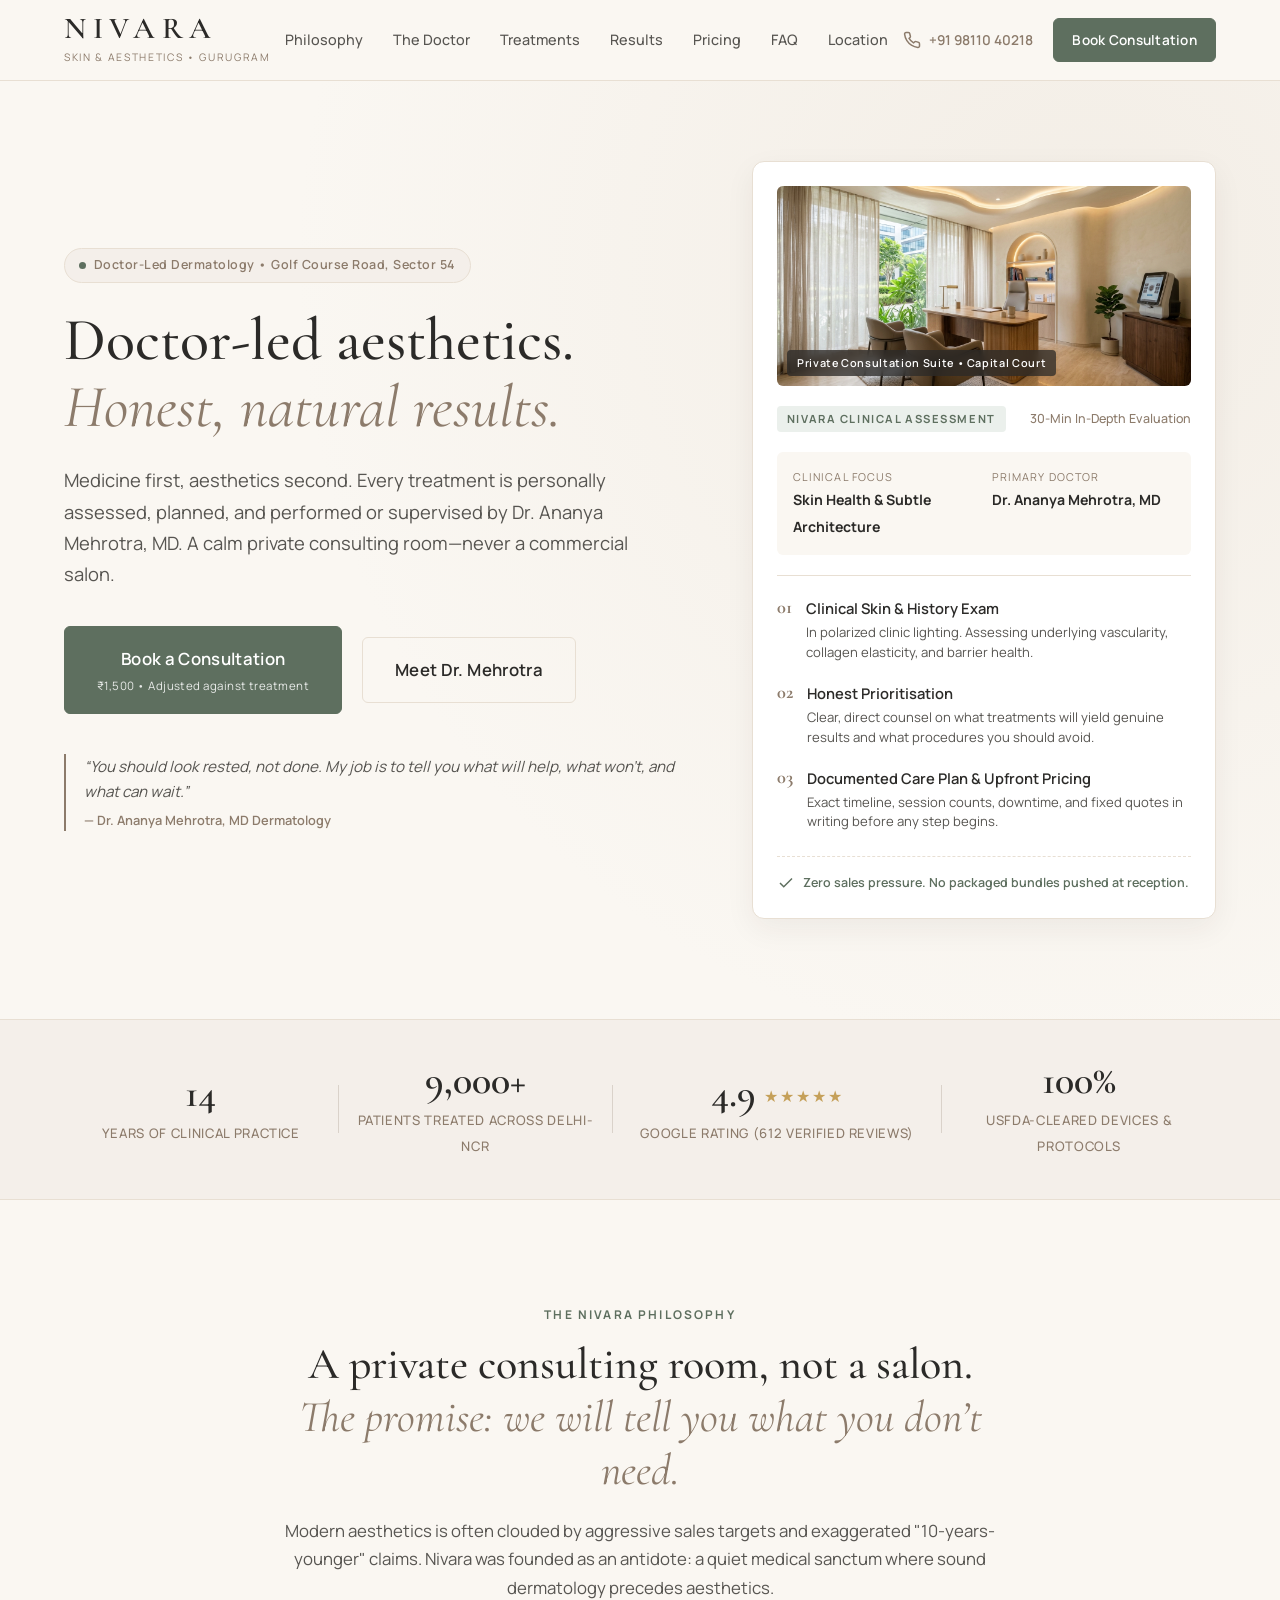
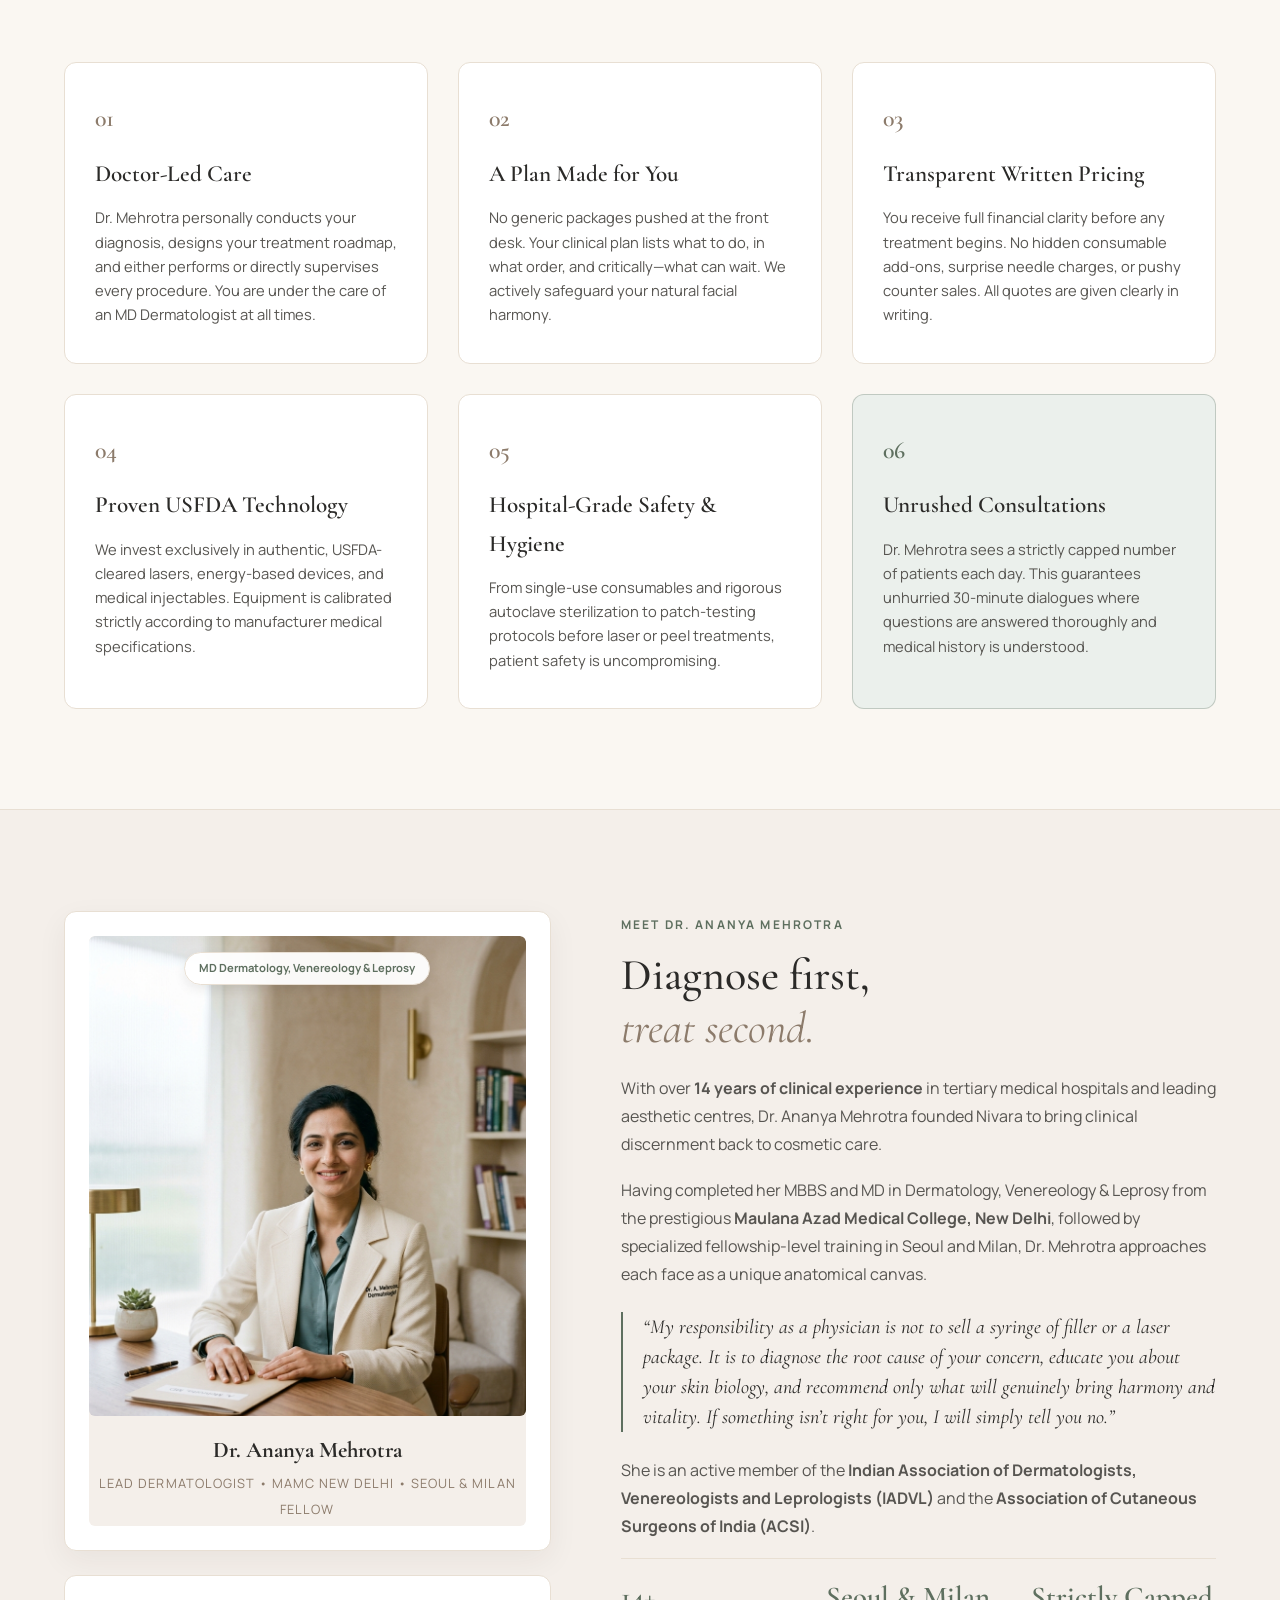
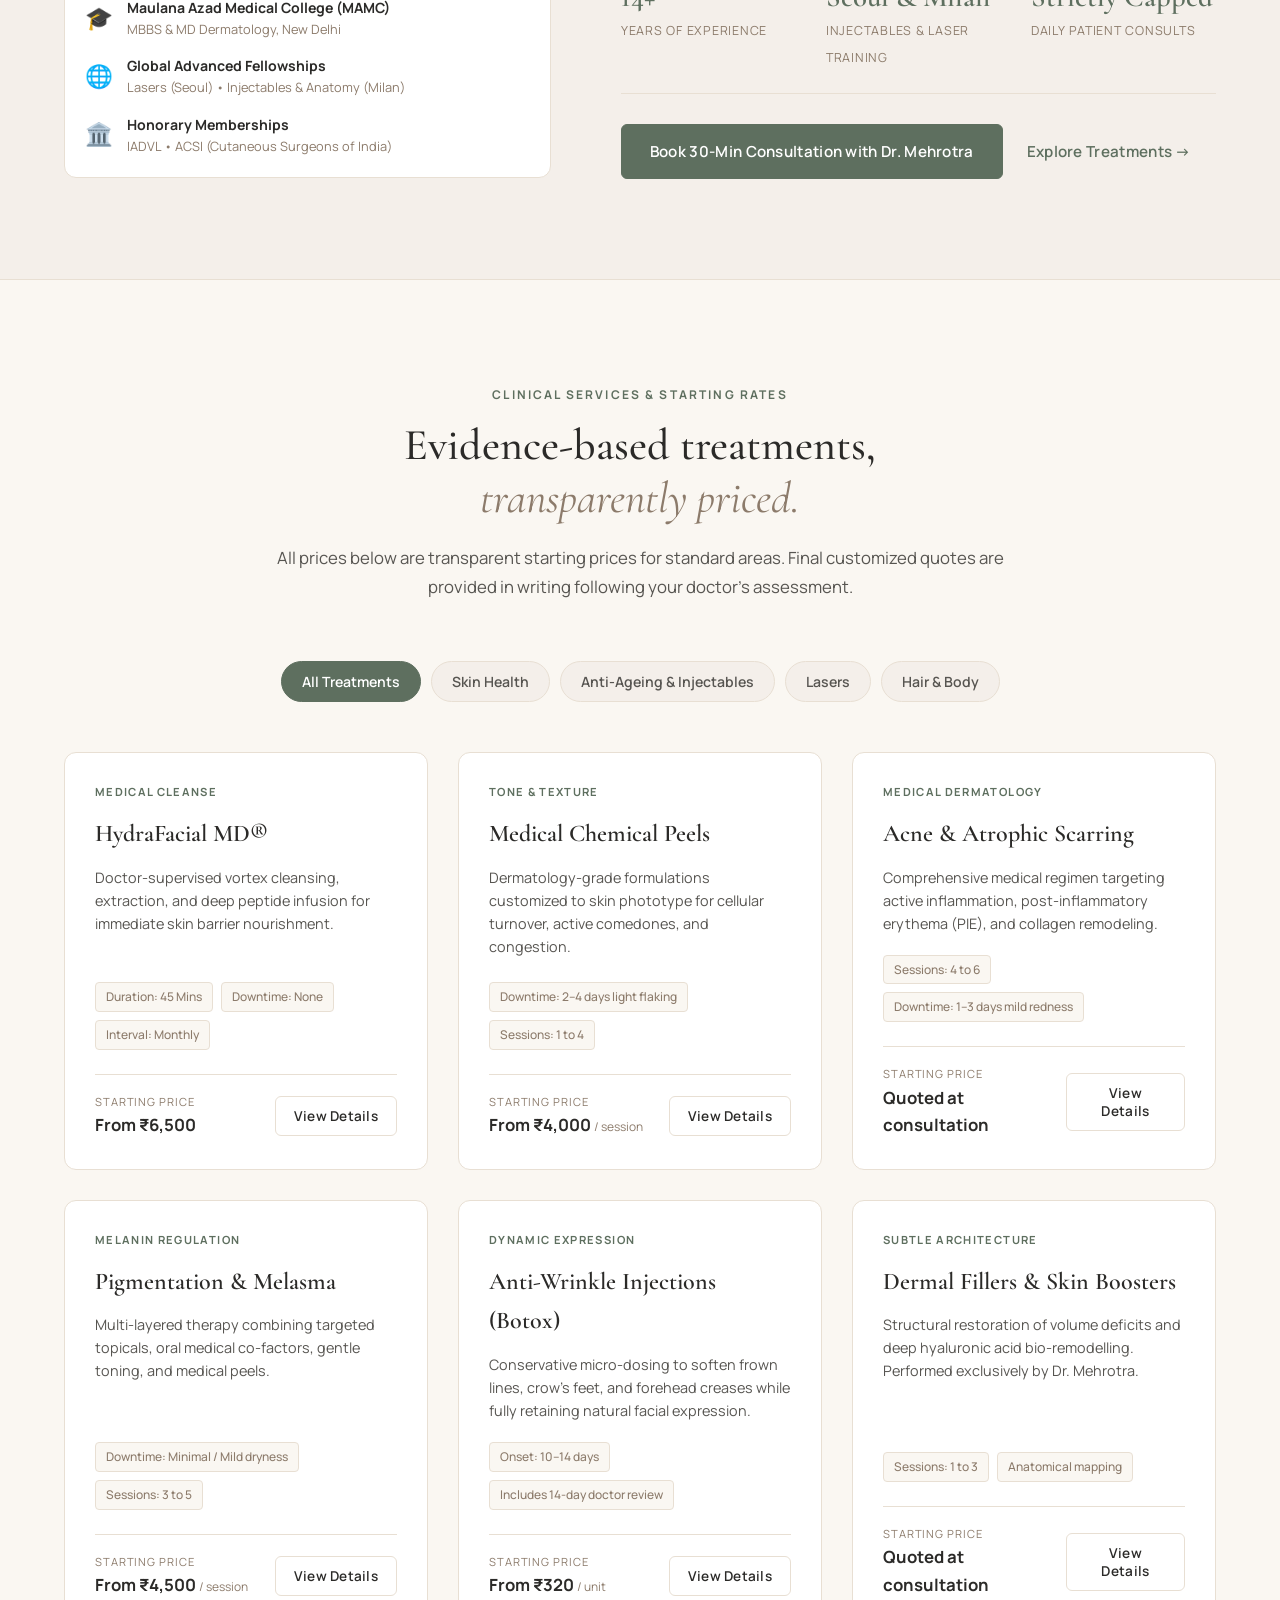
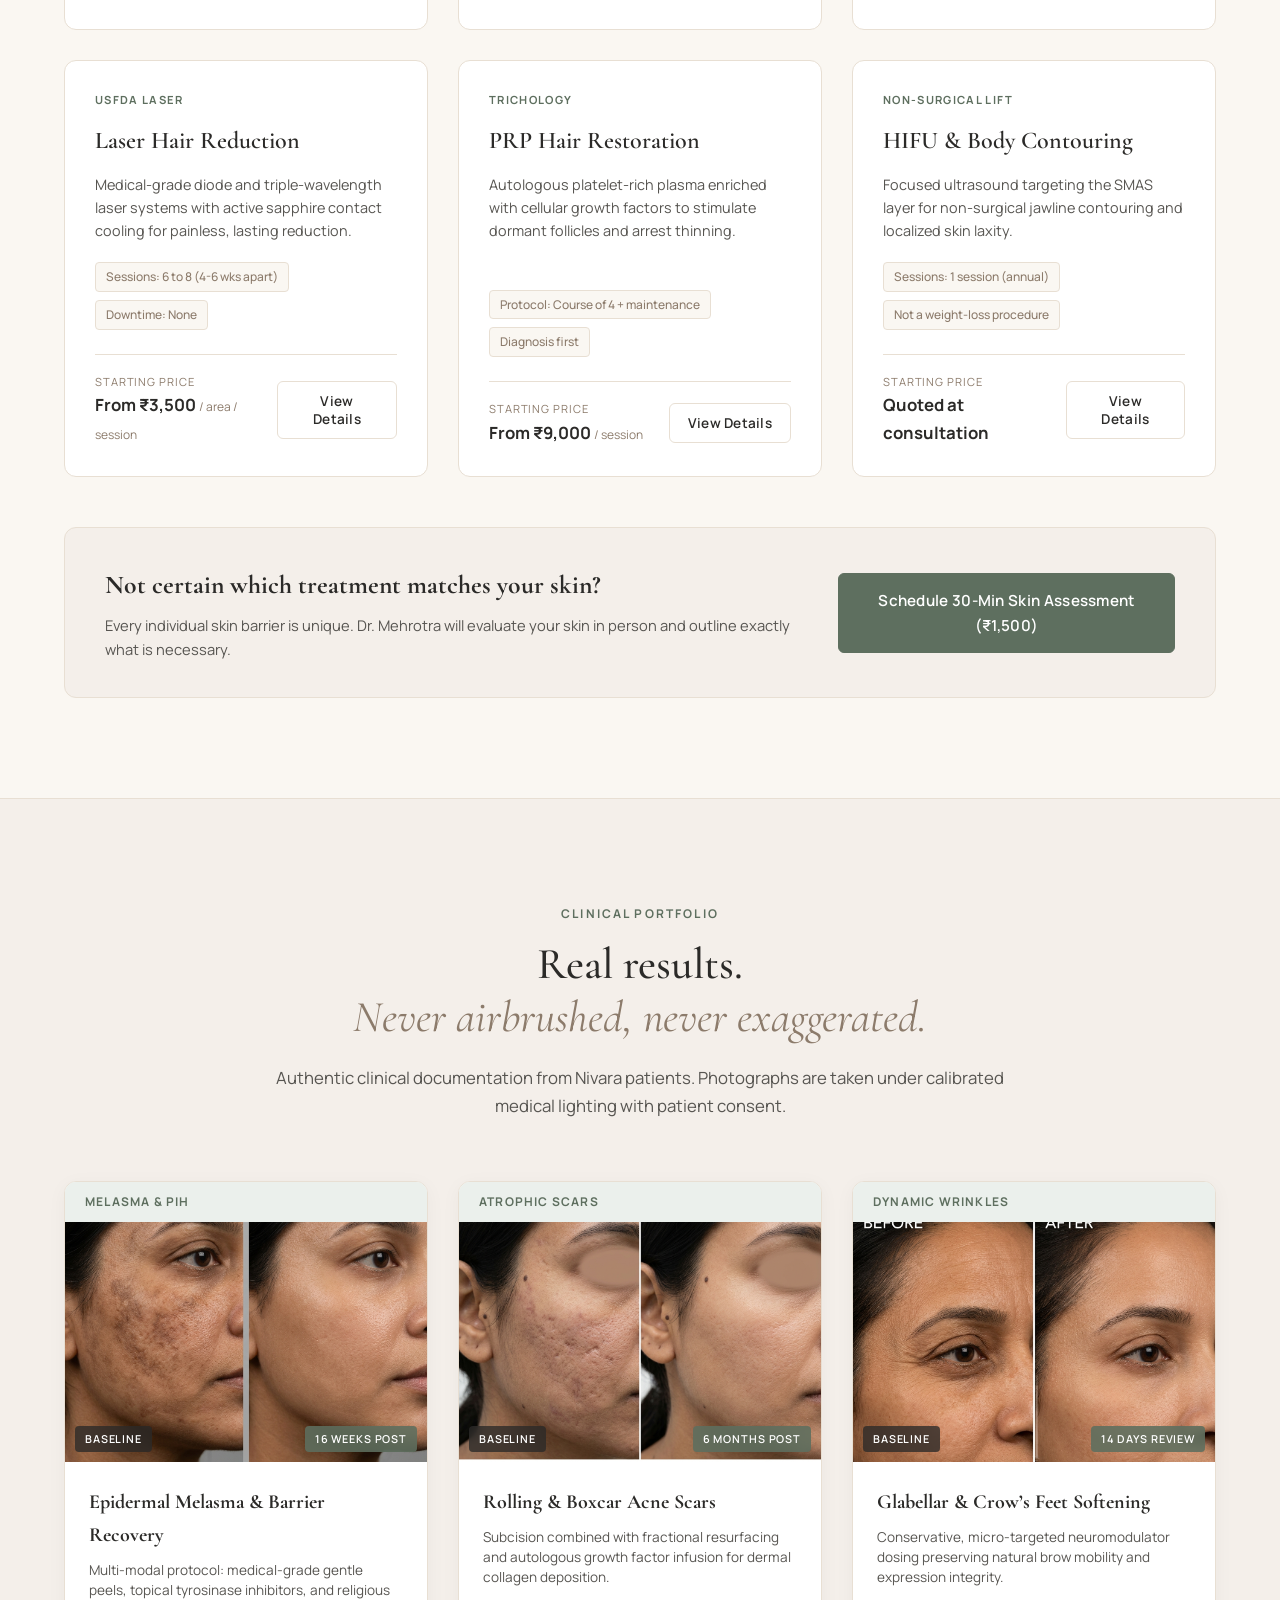
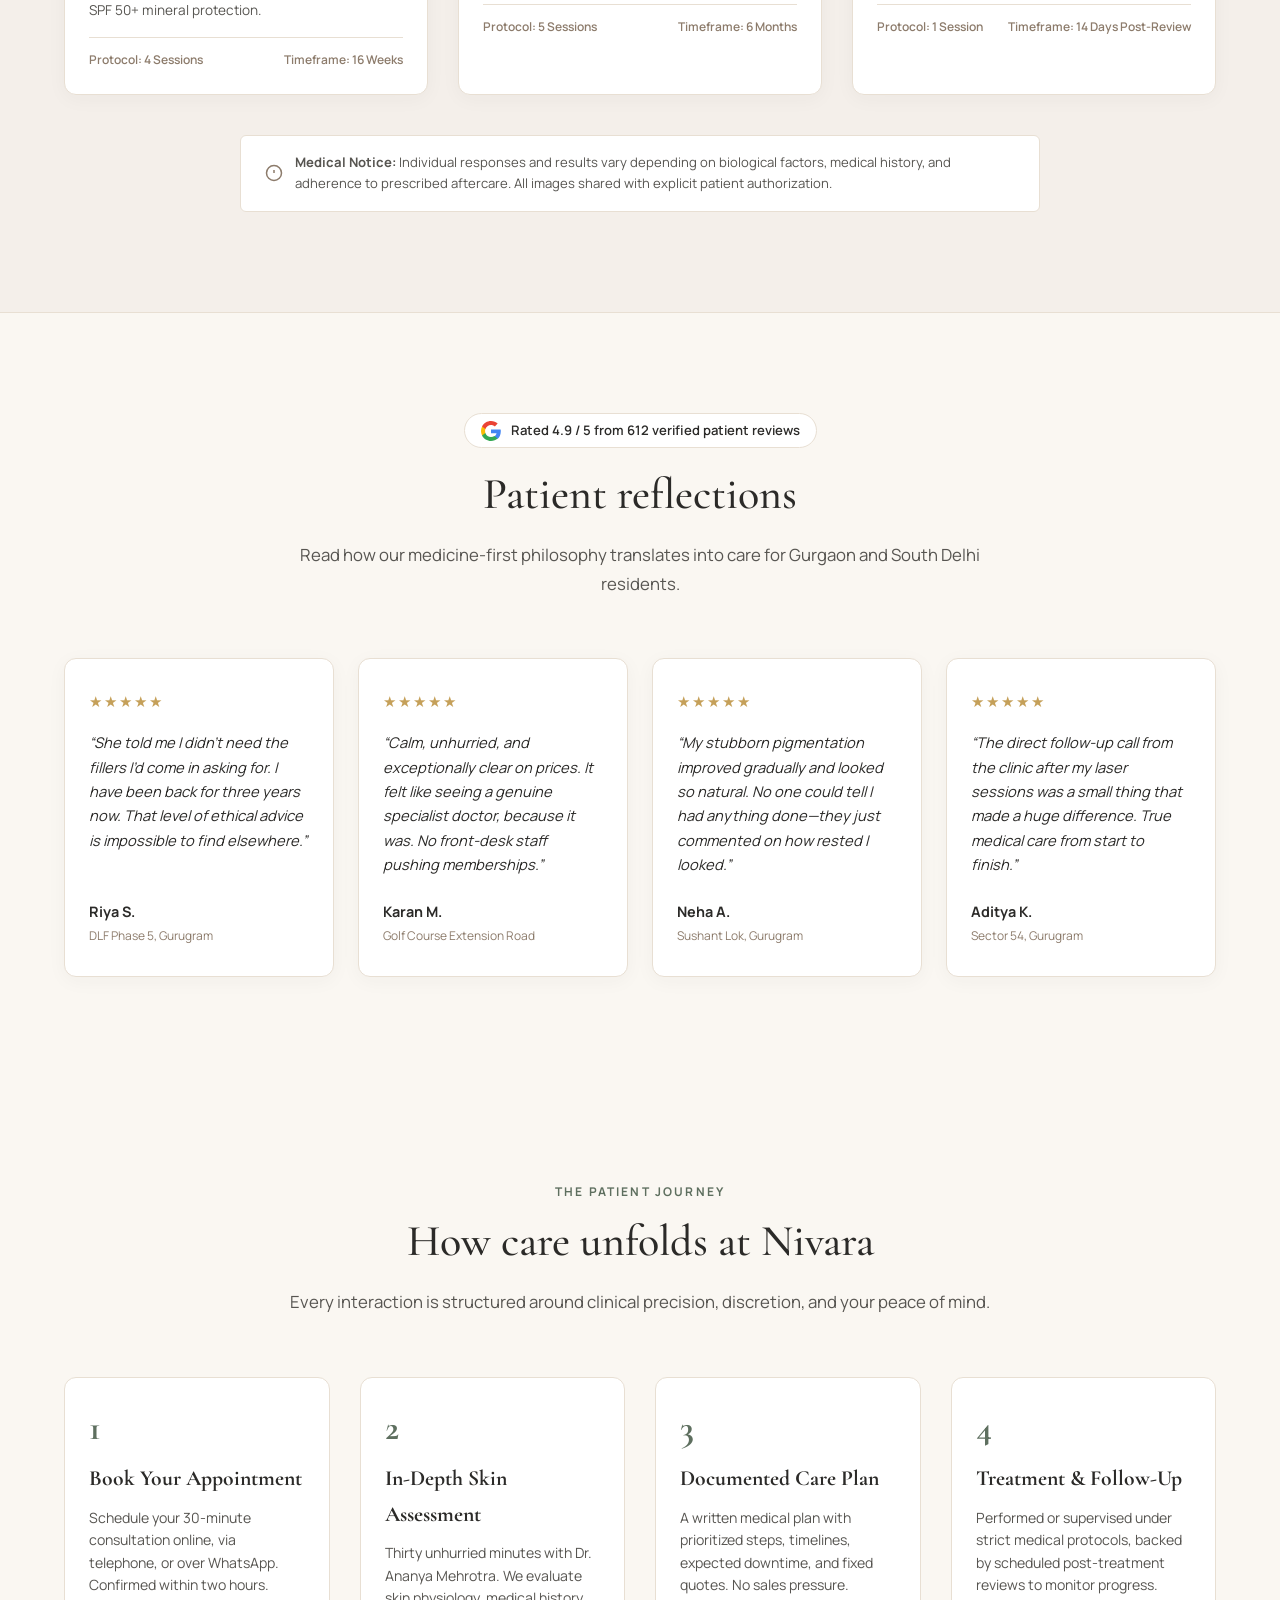
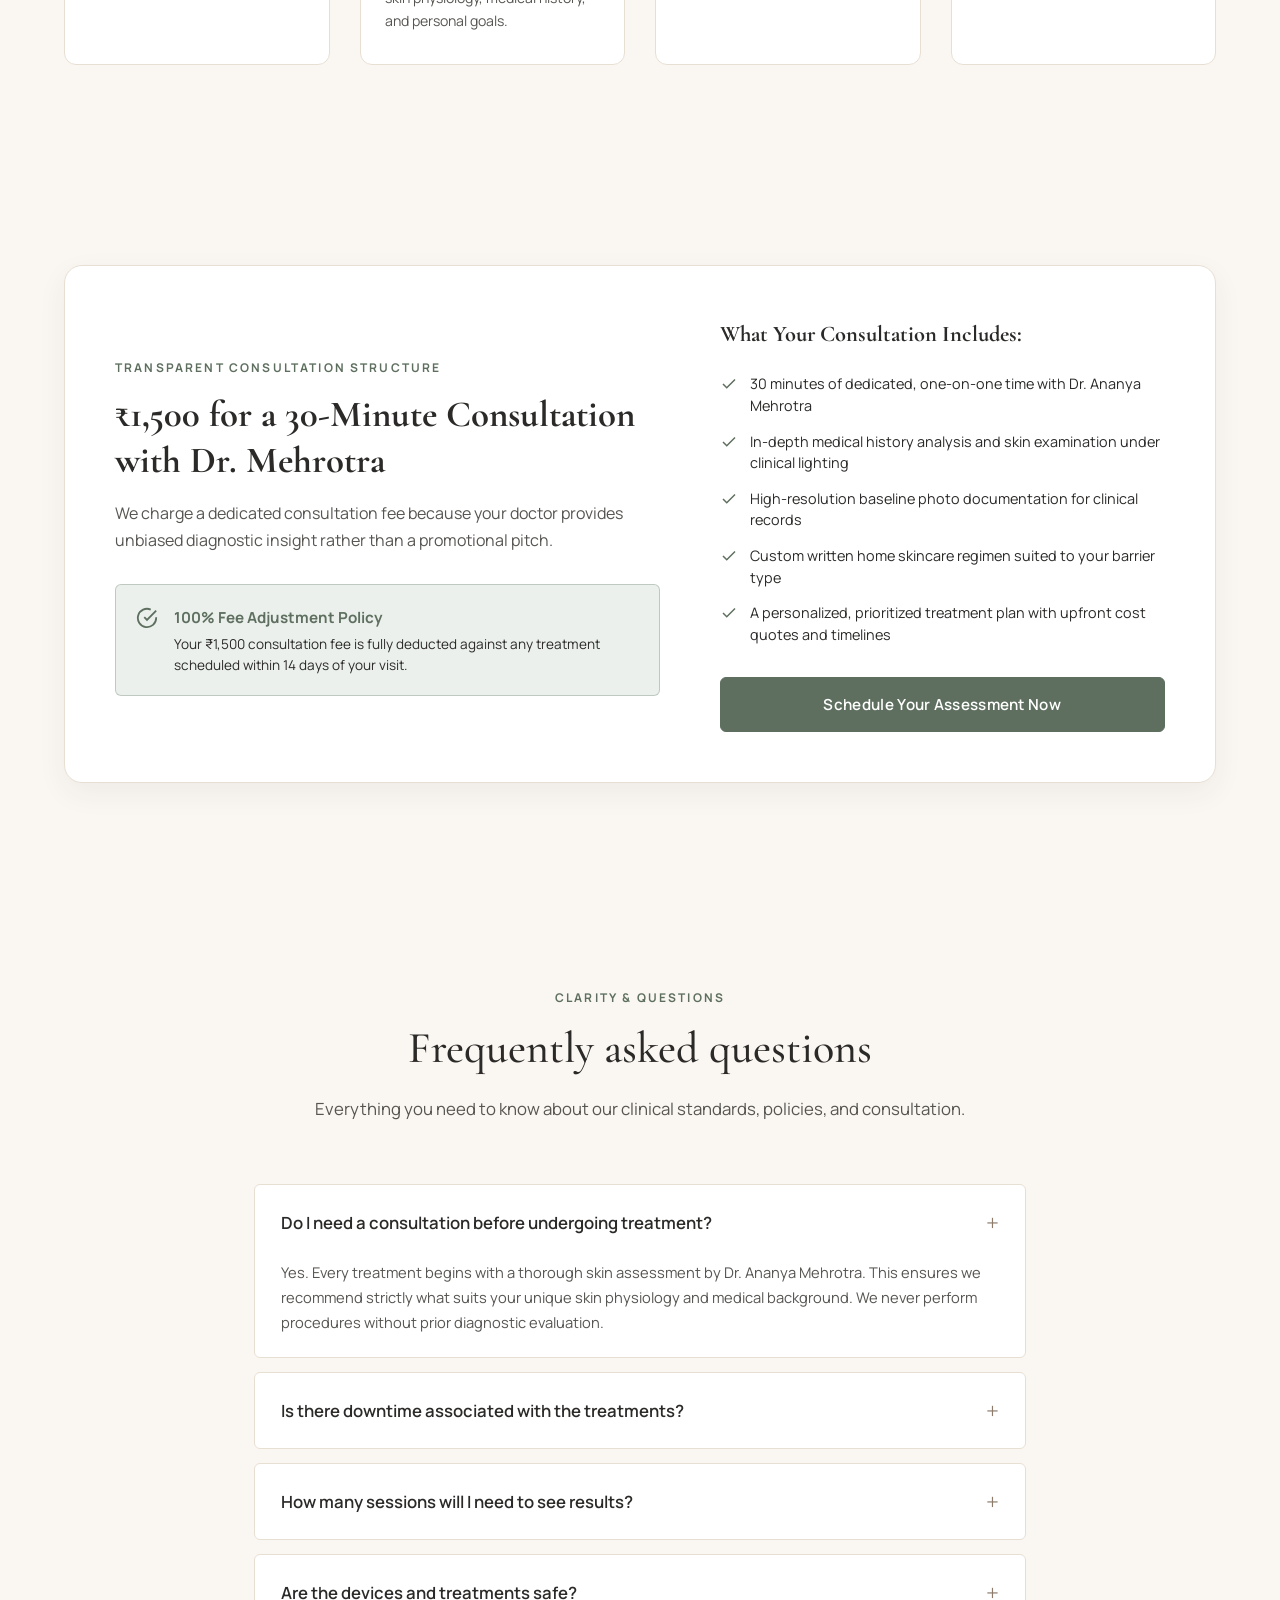
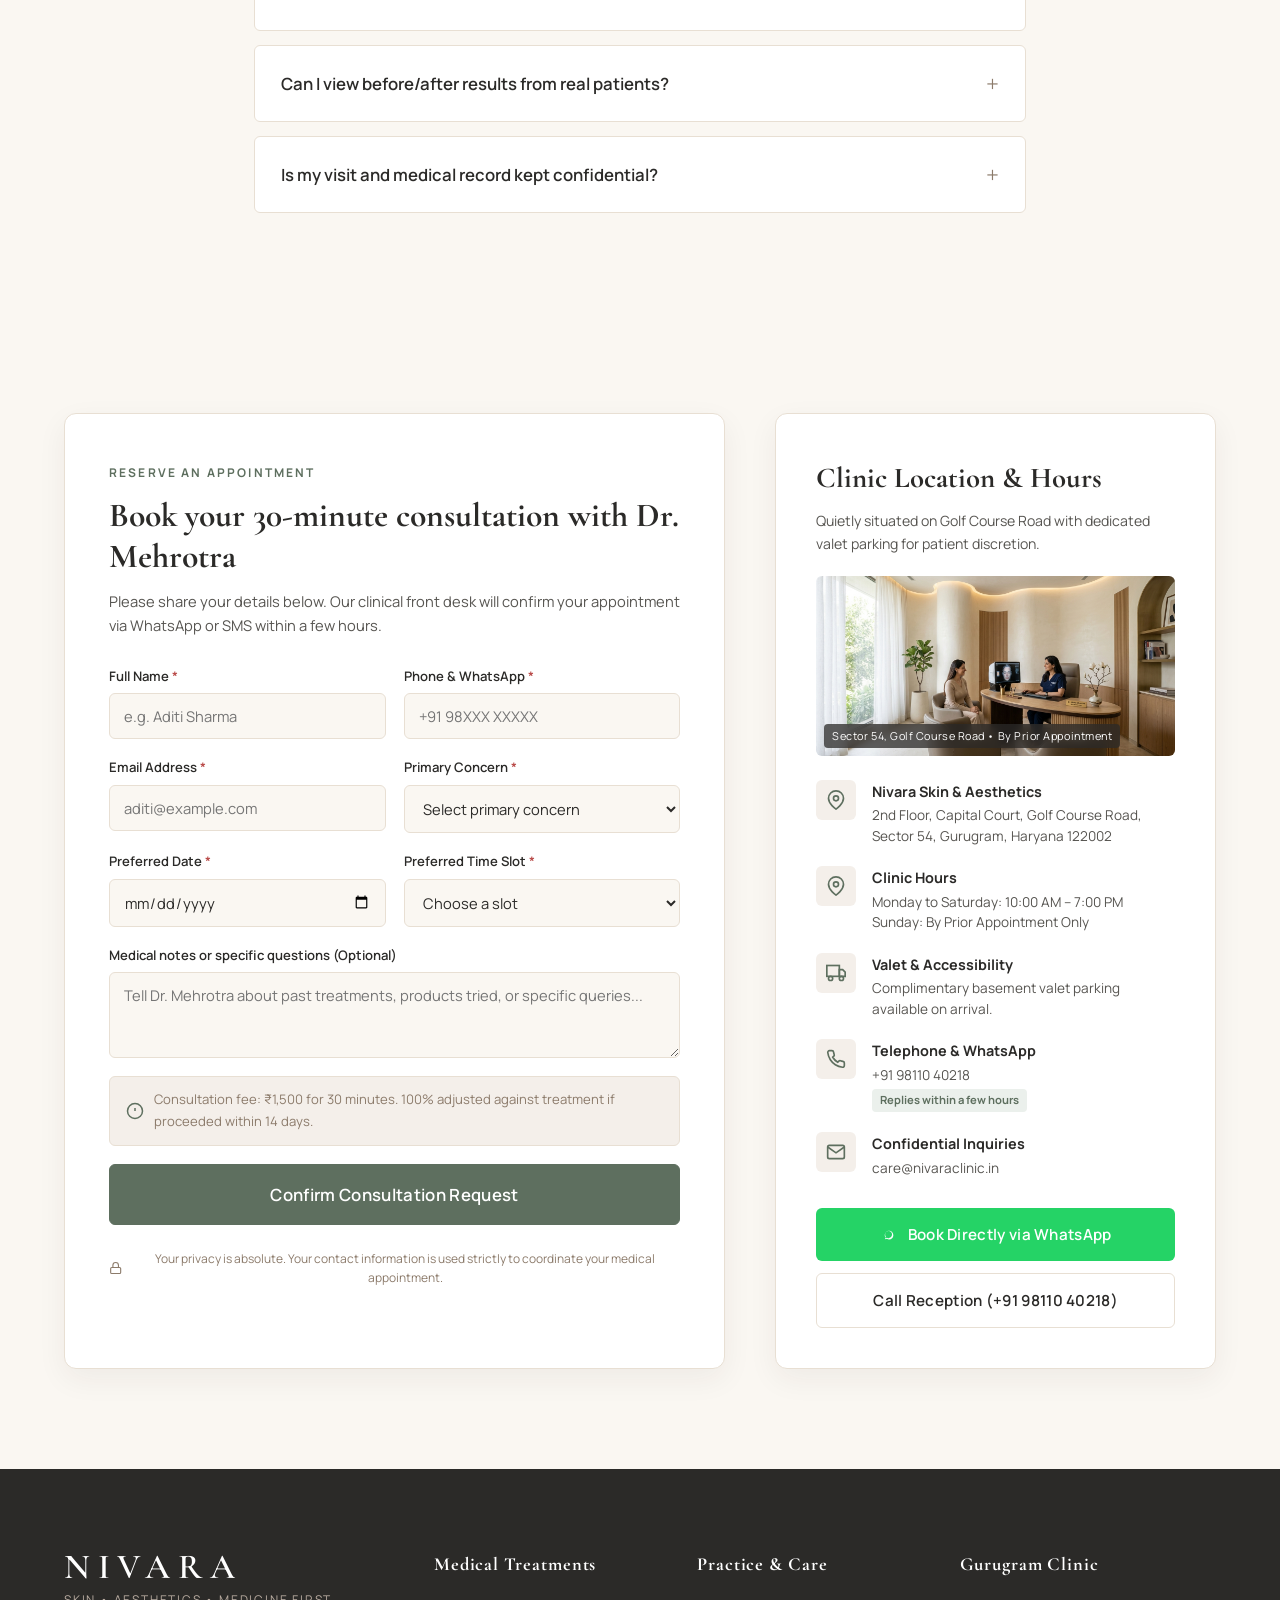
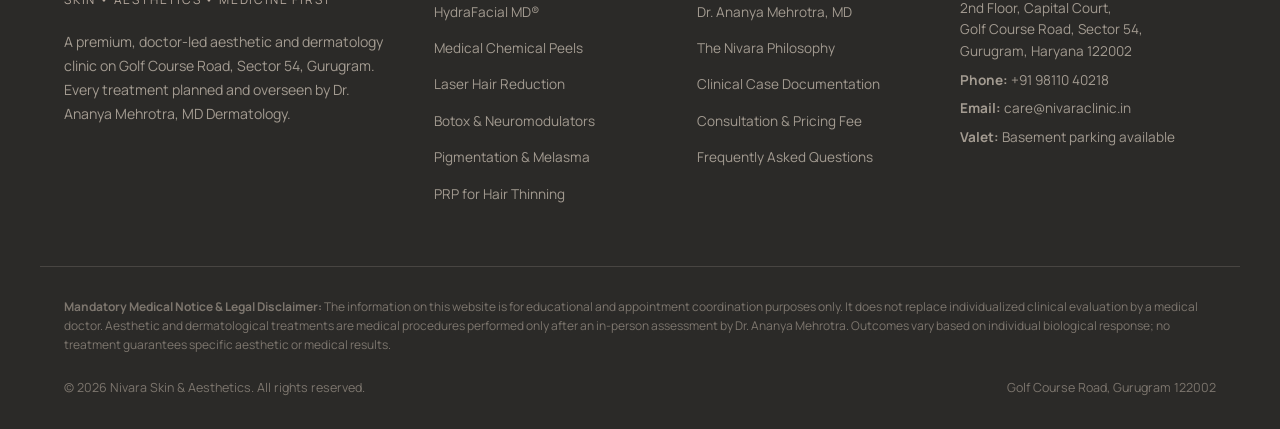
<file: index.html>
<!DOCTYPE html>
<html lang="en">
<head>
  <meta charset="UTF-8">
  <meta name="viewport" content="width=device-width, initial-scale=1.0">
  <title>Nivara Skin & Aesthetics | Doctor-Led Clinic | Golf Course Road, Gurugram</title>
  <meta name="description" content="Nivara Skin & Aesthetics is a doctor-led dermatology clinic on Golf Course Road, Sector 54, Gurugram. Led by Dr. Ananya Mehrotra, MD Dermatology. Honest, natural results.">
  <meta name="keywords" content="aesthetic clinic in Gurgaon, dermatologist in Gurgaon, laser hair removal Gurgaon, Botox Gurgaon, skin clinic Golf Course Road">

  <!-- Open Graph -->
  <meta property="og:title" content="Nivara Skin & Aesthetics | Doctor-Led Clinic, Gurugram">
  <meta property="og:description" content="Medicine first, aesthetics second. In-depth 30-min consultations with Dr. Ananya Mehrotra, MD. Golf Course Road, Sector 54, Gurugram.">
  <meta property="og:type" content="website">

  <!-- Google Fonts -->
  <link rel="preconnect" href="https://fonts.googleapis.com">
  <link rel="preconnect" href="https://fonts.gstatic.com" crossorigin>
  <link href="https://fonts.googleapis.com/css2?family=Cormorant+Garamond:ital,wght@0,400;0,500;0,600;0,700;1,400;1,600&family=Manrope:wght@300;400;500;600;700&display=swap" rel="stylesheet">

  <!-- Stylesheet -->
  <link rel="stylesheet" href="styles.css">

  <!-- JSON-LD LocalBusiness & MedicalClinic Schema -->
  <script type="application/ld+json">
  {
    "@context": "https://schema.org",
    "@type": ["MedicalClinic", "DermatologyClinic"],
    "name": "Nivara Skin & Aesthetics",
    "description": "Doctor-led dermatology and aesthetic clinic on Golf Course Road, Gurugram led by Dr. Ananya Mehrotra, MD.",
    "url": "https://nivaraclinic.in",
    "telephone": "+919811040218",
    "email": "care@nivaraclinic.in",
    "address": {
      "@type": "PostalAddress",
      "streetAddress": "2nd Floor, Capital Court, Golf Course Road, Sector 54",
      "addressLocality": "Gurugram",
      "addressRegion": "Haryana",
      "postalCode": "122002",
      "addressCountry": "IN"
    },
    "geo": {
      "@type": "GeoCoordinates",
      "latitude": "28.4357",
      "longitude": "77.1084"
    },
    "openingHoursSpecification": [
      {
        "@type": "OpeningHoursSpecification",
        "dayOfWeek": ["Monday", "Tuesday", "Wednesday", "Thursday", "Friday", "Saturday"],
        "opens": "10:00",
        "closes": "19:00"
      }
    ],
    "medicalSpecialty": "Dermatology",
    "priceRange": "₹₹ - ₹₹₹",
    "aggregateRating": {
      "@type": "AggregateRating",
      "ratingValue": "4.9",
      "reviewCount": "612"
    }
  }
  </script>
</head>
<body>

  <!-- Global Header -->
  <header class="site-header" id="header">
    <div class="container header-inner">
      <a href="#" class="brand-logo">
        <span class="brand-name">NIVARA</span>
        <span class="brand-sub">Skin & Aesthetics &bull; Gurugram</span>
      </a>

      <nav class="desktop-nav" aria-label="Main Navigation">
        <a href="#philosophy" class="nav-link">Philosophy</a>
        <a href="#doctor" class="nav-link">The Doctor</a>
        <a href="#treatments" class="nav-link">Treatments</a>
        <a href="#results" class="nav-link">Results</a>
        <a href="#pricing" class="nav-link">Pricing</a>
        <a href="#faq" class="nav-link">FAQ</a>
        <a href="#contact" class="nav-link">Location</a>
      </nav>

      <div class="header-actions">
        <a href="tel:+919811040218" class="phone-link" title="Call Clinic">
          <svg width="18" height="18" viewBox="0 0 24 24" fill="none" stroke="currentColor" stroke-width="2"><path d="M22 16.92v3a2 2 0 0 1-2.18 2 19.79 19.79 0 0 1-8.63-3.07 19.5 19.5 0 0 1-6-6 19.79 19.79 0 0 1-3.07-8.67A2 2 0 0 1 4.11 2h3a2 2 0 0 1 2 1.72 12.84 12.84 0 0 0 .7 2.81 2 2 0 0 1-.45 2.11L8.09 9.91a16 16 0 0 0 6 6l1.27-1.27a2 2 0 0 1 2.11-.45 12.84 12.84 0 0 0 2.81.7A2 2 0 0 1 22 16.92z"></path></svg>
          <span class="phone-number">+91 98110 40218</span>
        </a>
        <a href="#book" class="btn btn-primary btn-sm">Book Consultation</a>
        <button class="mobile-toggle" id="mobileMenuBtn" aria-label="Toggle navigation">
          <span></span>
          <span></span>
        </button>
      </div>
    </div>

    <!-- Mobile Navigation Drawer -->
    <div class="mobile-drawer" id="mobileDrawer">
      <nav class="mobile-nav">
        <a href="#philosophy" class="mobile-nav-link">Philosophy</a>
        <a href="#doctor" class="mobile-nav-link">Dr. Ananya Mehrotra</a>
        <a href="#treatments" class="mobile-nav-link">Treatments & Starting Rates</a>
        <a href="#results" class="mobile-nav-link">Clinical Results</a>
        <a href="#pricing" class="mobile-nav-link">Pricing & Consultation</a>
        <a href="#faq" class="mobile-nav-link">Frequently Asked Questions</a>
        <a href="#contact" class="mobile-nav-link">Location & Valet</a>
      </nav>
      <div class="mobile-drawer-cta">
        <a href="#book" class="btn btn-primary btn-block">Book Consultation (₹1,500)</a>
        <a href="https://wa.me/919811040218?text=Hello%20Nivara%20Skin%20team,%20I%20would%20like%20to%20book%20a%20consultation%20with%20Dr.%20Mehrotra" target="_blank" rel="noopener" class="btn btn-secondary btn-block">Chat on WhatsApp</a>
      </div>
    </div>
  </header>

  <main>
    <!-- HERO SECTION -->
    <section class="hero-section" id="hero">
      <div class="hero-bg-texture"></div>
      <div class="container hero-grid">
        <div class="hero-content">
          <div class="hero-badge">
            <span class="pulse-dot"></span>
            Doctor-Led Dermatology &bull; Golf Course Road, Sector 54
          </div>
          <h1 class="hero-title">Doctor-led aesthetics.<br><em>Honest, natural results.</em></h1>
          <p class="hero-subtitle">
            Medicine first, aesthetics second. Every treatment is personally assessed, planned, and performed or supervised by Dr. Ananya Mehrotra, MD. A calm private consulting room—never a commercial salon.
          </p>
          <div class="hero-ctas">
            <a href="#book" class="btn btn-primary btn-lg">
              Book a Consultation
              <span class="btn-subtext">₹1,500 &bull; Adjusted against treatment</span>
            </a>
            <a href="#doctor" class="btn btn-outline btn-lg">Meet Dr. Mehrotra</a>
          </div>
          <div class="hero-quote-snippet">
            <p>&ldquo;You should look rested, not done. My job is to tell you what will help, what won&rsquo;t, and what can wait.&rdquo;</p>
            <span class="quote-author">&mdash; Dr. Ananya Mehrotra, MD Dermatology</span>
          </div>
        </div>

        <div class="hero-visual">
          <div class="treatment-plan-card">
            <div class="plan-hero-image-wrap">
              <img src="images/clinic-suite.jpg" alt="Nivara Skin &amp; Aesthetics Consultation Suite, Sector 54, Gurugram" class="plan-hero-photo">
              <span class="plan-photo-tag">Private Consultation Suite &bull; Capital Court</span>
            </div>
            <div class="plan-header">
              <div class="plan-badge">NIVARA CLINICAL ASSESSMENT</div>
              <span class="plan-date">30-Min In-Depth Evaluation</span>
            </div>
            <div class="plan-patient-meta">
              <div>
                <span class="meta-label">CLINICAL FOCUS</span>
                <strong class="meta-val">Skin Health &amp; Subtle Architecture</strong>
              </div>
              <div>
                <span class="meta-label">PRIMARY DOCTOR</span>
                <strong class="meta-val">Dr. Ananya Mehrotra, MD</strong>
              </div>
            </div>
            <hr class="plan-divider">
            <div class="plan-steps">
              <div class="plan-step active">
                <span class="step-num">01</span>
                <div>
                  <h4>Clinical Skin &amp; History Exam</h4>
                  <p>In polarized clinic lighting. Assessing underlying vascularity, collagen elasticity, and barrier health.</p>
                </div>
              </div>
              <div class="plan-step">
                <span class="step-num">02</span>
                <div>
                  <h4>Honest Prioritisation</h4>
                  <p>Clear, direct counsel on what treatments will yield genuine results and what procedures you should avoid.</p>
                </div>
              </div>
              <div class="plan-step">
                <span class="step-num">03</span>
                <div>
                  <h4>Documented Care Plan &amp; Upfront Pricing</h4>
                  <p>Exact timeline, session counts, downtime, and fixed quotes in writing before any step begins.</p>
                </div>
              </div>
            </div>
            <div class="plan-footer">
              <div class="plan-guarantee">
                <svg width="18" height="18" viewBox="0 0 24 24" fill="none" stroke="currentColor" stroke-width="2"><polyline points="20 6 9 17 4 12"></polyline></svg>
                <span>Zero sales pressure. No packaged bundles pushed at reception.</span>
              </div>
            </div>
          </div>
        </div>
      </div>
    </section>

    <!-- TRUST STRIP -->
    <section class="trust-strip">
      <div class="container trust-grid">
        <div class="trust-item">
          <span class="trust-number">14</span>
          <span class="trust-label">Years of clinical practice</span>
        </div>
        <div class="trust-divider"></div>
        <div class="trust-item">
          <span class="trust-number">9,000+</span>
          <span class="trust-label">Patients treated across Delhi-NCR</span>
        </div>
        <div class="trust-divider"></div>
        <div class="trust-item">
          <div class="trust-rating">
            <span class="trust-number">4.9</span>
            <div class="stars">★★★★★</div>
          </div>
          <span class="trust-label">Google Rating (612 verified reviews)</span>
        </div>
        <div class="trust-divider"></div>
        <div class="trust-item">
          <span class="trust-number">100%</span>
          <span class="trust-label">USFDA-cleared devices &amp; protocols</span>
        </div>
      </div>
    </section>

    <!-- BRAND IDEA / WHY NIVARA -->
    <section class="section philosophy-section" id="philosophy">
      <div class="container">
        <div class="section-header text-center">
          <span class="section-tag">The Nivara Philosophy</span>
          <h2 class="section-title">A private consulting room, not a salon.<br><em>The promise: we will tell you what you don&rsquo;t need.</em></h2>
          <p class="section-subtitle">
            Modern aesthetics is often clouded by aggressive sales targets and exaggerated "10-years-younger" claims. Nivara was founded as an antidote: a quiet medical sanctum where sound dermatology precedes aesthetics.
          </p>
        </div>

        <div class="pillars-grid">
          <div class="pillar-card">
            <div class="pillar-icon">01</div>
            <h3 class="pillar-title">Doctor-Led Care</h3>
            <p class="pillar-desc">
              Dr. Mehrotra personally conducts your diagnosis, designs your treatment roadmap, and either performs or directly supervises every procedure. You are under the care of an MD Dermatologist at all times.
            </p>
          </div>

          <div class="pillar-card">
            <div class="pillar-icon">02</div>
            <h3 class="pillar-title">A Plan Made for You</h3>
            <p class="pillar-desc">
              No generic packages pushed at the front desk. Your clinical plan lists what to do, in what order, and critically—what can wait. We actively safeguard your natural facial harmony.
            </p>
          </div>

          <div class="pillar-card">
            <div class="pillar-icon">03</div>
            <h3 class="pillar-title">Transparent Written Pricing</h3>
            <p class="pillar-desc">
              You receive full financial clarity before any treatment begins. No hidden consumable add-ons, surprise needle charges, or pushy counter sales. All quotes are given clearly in writing.
            </p>
          </div>

          <div class="pillar-card">
            <div class="pillar-icon">04</div>
            <h3 class="pillar-title">Proven USFDA Technology</h3>
            <p class="pillar-desc">
              We invest exclusively in authentic, USFDA-cleared lasers, energy-based devices, and medical injectables. Equipment is calibrated strictly according to manufacturer medical specifications.
            </p>
          </div>

          <div class="pillar-card">
            <div class="pillar-icon">05</div>
            <h3 class="pillar-title">Hospital-Grade Safety &amp; Hygiene</h3>
            <p class="pillar-desc">
              From single-use consumables and rigorous autoclave sterilization to patch-testing protocols before laser or peel treatments, patient safety is uncompromising.
            </p>
          </div>

          <div class="pillar-card highlight-card">
            <div class="pillar-icon">06</div>
            <h3 class="pillar-title">Unrushed Consultations</h3>
            <p class="pillar-desc">
              Dr. Mehrotra sees a strictly capped number of patients each day. This guarantees unhurried 30-minute dialogues where questions are answered thoroughly and medical history is understood.
            </p>
          </div>
        </div>
      </div>
    </section>

    <!-- THE DOCTOR -->
    <section class="section doctor-section" id="doctor">
      <div class="container doctor-grid">
        <div class="doctor-image-container">
          <div class="doctor-image-wrapper">
            <div class="doctor-portrait-frame">
              <div class="doc-badge-pill">MD Dermatology, Venereology &amp; Leprosy</div>
              <img src="images/doctor-ananya.jpg" alt="Dr. Ananya Mehrotra - MD Dermatology, Founder of Nivara Skin & Aesthetics" class="doctor-photo">
              <div class="doctor-caption">
                <strong>Dr. Ananya Mehrotra</strong>
                <span>Lead Dermatologist &bull; MAMC New Delhi &bull; Seoul &amp; Milan Fellow</span>
              </div>
            </div>
          </div>
          <div class="doctor-cert-box">
            <div class="cert-item">
              <span class="cert-icon">🎓</span>
              <div>
                <strong>Maulana Azad Medical College (MAMC)</strong>
                <p>MBBS &amp; MD Dermatology, New Delhi</p>
              </div>
            </div>
            <div class="cert-item">
              <span class="cert-icon">🌐</span>
              <div>
                <strong>Global Advanced Fellowships</strong>
                <p>Lasers (Seoul) &bull; Injectables &amp; Anatomy (Milan)</p>
              </div>
            </div>
            <div class="cert-item">
              <span class="cert-icon">🏛️</span>
              <div>
                <strong>Honorary Memberships</strong>
                <p>IADVL &bull; ACSI (Cutaneous Surgeons of India)</p>
              </div>
            </div>
          </div>
        </div>

        <div class="doctor-content">
          <span class="section-tag">Meet Dr. Ananya Mehrotra</span>
          <h2 class="section-title">Diagnose first,<br><em>treat second.</em></h2>
          <div class="doctor-bio">
            <p>
              With over <strong>14 years of clinical experience</strong> in tertiary medical hospitals and leading aesthetic centres, Dr. Ananya Mehrotra founded Nivara to bring clinical discernment back to cosmetic care.
            </p>
            <p>
              Having completed her MBBS and MD in Dermatology, Venereology &amp; Leprosy from the prestigious <strong>Maulana Azad Medical College, New Delhi</strong>, followed by specialized fellowship-level training in Seoul and Milan, Dr. Mehrotra approaches each face as a unique anatomical canvas.
            </p>
            <blockquote class="doctor-quote">
              &ldquo;My responsibility as a physician is not to sell a syringe of filler or a laser package. It is to diagnose the root cause of your concern, educate you about your skin biology, and recommend only what will genuinely bring harmony and vitality. If something isn&rsquo;t right for you, I will simply tell you no.&rdquo;
            </blockquote>
            <p>
              She is an active member of the <strong>Indian Association of Dermatologists, Venereologists and Leprologists (IADVL)</strong> and the <strong>Association of Cutaneous Surgeons of India (ACSI)</strong>.
            </p>
          </div>

          <div class="doctor-stats-row">
            <div>
              <span class="stat-highlight">14+</span>
              <span class="stat-sub">Years of Experience</span>
            </div>
            <div>
              <span class="stat-highlight">Seoul &amp; Milan</span>
              <span class="stat-sub">Injectables &amp; Laser Training</span>
            </div>
            <div>
              <span class="stat-highlight">Strictly Capped</span>
              <span class="stat-sub">Daily Patient Consults</span>
            </div>
          </div>

          <div class="doctor-actions">
            <a href="#book" class="btn btn-primary">Book 30-Min Consultation with Dr. Mehrotra</a>
            <a href="#treatments" class="btn btn-ghost">Explore Treatments &rarr;</a>
          </div>
        </div>
      </div>
    </section>

    <!-- TREATMENTS SECTION -->
    <section class="section treatments-section" id="treatments">
      <div class="container">
        <div class="section-header text-center">
          <span class="section-tag">Clinical Services &amp; Starting Rates</span>
          <h2 class="section-title">Evidence-based treatments,<br><em>transparently priced.</em></h2>
          <p class="section-subtitle">
            All prices below are transparent starting prices for standard areas. Final customized quotes are provided in writing following your doctor's assessment.
          </p>
        </div>

        <!-- Filter tabs -->
        <div class="treatment-tabs" role="tablist">
          <button class="tab-btn active" data-filter="all">All Treatments</button>
          <button class="tab-btn" data-filter="skin">Skin Health</button>
          <button class="tab-btn" data-filter="ageing">Anti-Ageing &amp; Injectables</button>
          <button class="tab-btn" data-filter="laser">Lasers</button>
          <button class="tab-btn" data-filter="hair">Hair &amp; Body</button>
        </div>

        <div class="treatments-grid" id="treatmentsGrid">

          <!-- 1. HydraFacial MD -->
          <div class="treatment-card" data-category="skin">
            <div class="card-badge">Medical Cleanse</div>
            <h3 class="card-title">HydraFacial MD&reg;</h3>
            <p class="card-desc">Doctor-supervised vortex cleansing, extraction, and deep peptide infusion for immediate skin barrier nourishment.</p>
            <div class="card-specs">
              <span class="spec-tag">Duration: 45 Mins</span>
              <span class="spec-tag">Downtime: None</span>
              <span class="spec-tag">Interval: Monthly</span>
            </div>
            <div class="card-price-row">
              <div>
                <span class="price-label">Starting Price</span>
                <span class="price-val">From ₹6,500</span>
              </div>
              <button class="btn btn-outline btn-sm view-treatment-btn" data-modal="hydrafacial">View Details</button>
            </div>
          </div>

          <!-- 2. Medical Chemical Peels -->
          <div class="treatment-card" data-category="skin">
            <div class="card-badge">Tone &amp; Texture</div>
            <h3 class="card-title">Medical Chemical Peels</h3>
            <p class="card-desc">Dermatology-grade formulations customized to skin phototype for cellular turnover, active comedones, and congestion.</p>
            <div class="card-specs">
              <span class="spec-tag">Downtime: 2–4 days light flaking</span>
              <span class="spec-tag">Sessions: 1 to 4</span>
            </div>
            <div class="card-price-row">
              <div>
                <span class="price-label">Starting Price</span>
                <span class="price-val">From ₹4,000 <small>/ session</small></span>
              </div>
              <button class="btn btn-outline btn-sm view-treatment-btn" data-modal="peels">View Details</button>
            </div>
          </div>

          <!-- 3. Acne & Scarring Protocol -->
          <div class="treatment-card" data-category="skin">
            <div class="card-badge">Medical Dermatology</div>
            <h3 class="card-title">Acne &amp; Atrophic Scarring</h3>
            <p class="card-desc">Comprehensive medical regimen targeting active inflammation, post-inflammatory erythema (PIE), and collagen remodeling.</p>
            <div class="card-specs">
              <span class="spec-tag">Sessions: 4 to 6</span>
              <span class="spec-tag">Downtime: 1–3 days mild redness</span>
            </div>
            <div class="card-price-row">
              <div>
                <span class="price-label">Starting Price</span>
                <span class="price-val">Quoted at consultation</span>
              </div>
              <button class="btn btn-outline btn-sm view-treatment-btn" data-modal="acne">View Details</button>
            </div>
          </div>

          <!-- 4. Pigmentation & Melasma -->
          <div class="treatment-card" data-category="skin">
            <div class="card-badge">Melanin Regulation</div>
            <h3 class="card-title">Pigmentation &amp; Melasma</h3>
            <p class="card-desc">Multi-layered therapy combining targeted topicals, oral medical co-factors, gentle toning, and medical peels.</p>
            <div class="card-specs">
              <span class="spec-tag">Downtime: Minimal / Mild dryness</span>
              <span class="spec-tag">Sessions: 3 to 5</span>
            </div>
            <div class="card-price-row">
              <div>
                <span class="price-label">Starting Price</span>
                <span class="price-val">From ₹4,500 <small>/ session</small></span>
              </div>
              <button class="btn btn-outline btn-sm view-treatment-btn" data-modal="pigmentation">View Details</button>
            </div>
          </div>

          <!-- 5. Botox / Anti-Wrinkle Injections -->
          <div class="treatment-card" data-category="ageing">
            <div class="card-badge">Dynamic Expression</div>
            <h3 class="card-title">Anti-Wrinkle Injections (Botox)</h3>
            <p class="card-desc">Conservative micro-dosing to soften frown lines, crow's feet, and forehead creases while fully retaining natural facial expression.</p>
            <div class="card-specs">
              <span class="spec-tag">Onset: 10–14 days</span>
              <span class="spec-tag">Includes 14-day doctor review</span>
            </div>
            <div class="card-price-row">
              <div>
                <span class="price-label">Starting Price</span>
                <span class="price-val">From ₹320 <small>/ unit</small></span>
              </div>
              <button class="btn btn-outline btn-sm view-treatment-btn" data-modal="botox">View Details</button>
            </div>
          </div>

          <!-- 6. Dermal Fillers & Skin Boosters -->
          <div class="treatment-card" data-category="ageing">
            <div class="card-badge">Subtle Architecture</div>
            <h3 class="card-title">Dermal Fillers &amp; Skin Boosters</h3>
            <p class="card-desc">Structural restoration of volume deficits and deep hyaluronic acid bio-remodelling. Performed exclusively by Dr. Mehrotra.</p>
            <div class="card-specs">
              <span class="spec-tag">Sessions: 1 to 3</span>
              <span class="spec-tag">Anatomical mapping</span>
            </div>
            <div class="card-price-row">
              <div>
                <span class="price-label">Starting Price</span>
                <span class="price-val">Quoted at consultation</span>
              </div>
              <button class="btn btn-outline btn-sm view-treatment-btn" data-modal="fillers">View Details</button>
            </div>
          </div>

          <!-- 7. Laser Hair Reduction -->
          <div class="treatment-card" data-category="laser">
            <div class="card-badge">USFDA Laser</div>
            <h3 class="card-title">Laser Hair Reduction</h3>
            <p class="card-desc">Medical-grade diode and triple-wavelength laser systems with active sapphire contact cooling for painless, lasting reduction.</p>
            <div class="card-specs">
              <span class="spec-tag">Sessions: 6 to 8 (4-6 wks apart)</span>
              <span class="spec-tag">Downtime: None</span>
            </div>
            <div class="card-price-row">
              <div>
                <span class="price-label">Starting Price</span>
                <span class="price-val">From ₹3,500 <small>/ area / session</small></span>
              </div>
              <button class="btn btn-outline btn-sm view-treatment-btn" data-modal="laserhair">View Details</button>
            </div>
          </div>

          <!-- 8. PRP Hair Restoration -->
          <div class="treatment-card" data-category="hair">
            <div class="card-badge">Trichology</div>
            <h3 class="card-title">PRP Hair Restoration</h3>
            <p class="card-desc">Autologous platelet-rich plasma enriched with cellular growth factors to stimulate dormant follicles and arrest thinning.</p>
            <div class="card-specs">
              <span class="spec-tag">Protocol: Course of 4 + maintenance</span>
              <span class="spec-tag">Diagnosis first</span>
            </div>
            <div class="card-price-row">
              <div>
                <span class="price-label">Starting Price</span>
                <span class="price-val">From ₹9,000 <small>/ session</small></span>
              </div>
              <button class="btn btn-outline btn-sm view-treatment-btn" data-modal="prp">View Details</button>
            </div>
          </div>

          <!-- 9. HIFU & Body Contouring -->
          <div class="treatment-card" data-category="ageing">
            <div class="card-badge">Non-Surgical Lift</div>
            <h3 class="card-title">HIFU &amp; Body Contouring</h3>
            <p class="card-desc">Focused ultrasound targeting the SMAS layer for non-surgical jawline contouring and localized skin laxity.</p>
            <div class="card-specs">
              <span class="spec-tag">Sessions: 1 session (annual)</span>
              <span class="spec-tag">Not a weight-loss procedure</span>
            </div>
            <div class="card-price-row">
              <div>
                <span class="price-label">Starting Price</span>
                <span class="price-val">Quoted at consultation</span>
              </div>
              <button class="btn btn-outline btn-sm view-treatment-btn" data-modal="hifu">View Details</button>
            </div>
          </div>

        </div>

        <div class="treatments-cta-banner">
          <div>
            <h4>Not certain which treatment matches your skin?</h4>
            <p>Every individual skin barrier is unique. Dr. Mehrotra will evaluate your skin in person and outline exactly what is necessary.</p>
          </div>
          <a href="#book" class="btn btn-primary">Schedule 30-Min Skin Assessment (₹1,500)</a>
        </div>
      </div>
    </section>

    <!-- REAL CLINICAL RESULTS -->
    <section class="section results-section" id="results">
      <div class="container">
        <div class="section-header text-center">
          <span class="section-tag">Clinical Portfolio</span>
          <h2 class="section-title">Real results.<br><em>Never airbrushed, never exaggerated.</em></h2>
          <p class="section-subtitle">
            Authentic clinical documentation from Nivara patients. Photographs are taken under calibrated medical lighting with patient consent.
          </p>
        </div>

        <div class="results-grid">
          <!-- 1. Melasma & PIH -->
          <div class="result-card">
            <div class="result-tag">Melasma &amp; PIH</div>
            <div class="result-photo-wrap">
              <img src="images/result-melasma.jpg" alt="Clinical Before and After Melasma Treatment - Nivara Clinic Gurugram" class="result-img">
              <div class="result-side-labels">
                <span class="side-badge before-badge">Baseline</span>
                <span class="side-badge after-badge">16 Weeks Post</span>
              </div>
            </div>
            <div class="result-details">
              <h4>Epidermal Melasma &amp; Barrier Recovery</h4>
              <p>Multi-modal protocol: medical-grade gentle peels, topical tyrosinase inhibitors, and religious SPF 50+ mineral protection.</p>
              <div class="result-meta">
                <span>Protocol: 4 Sessions</span>
                <span>Timeframe: 16 Weeks</span>
              </div>
            </div>
          </div>

          <!-- 2. Atrophic Scars -->
          <div class="result-card">
            <div class="result-tag">Atrophic Scars</div>
            <div class="result-photo-wrap">
              <img src="images/result-scars.jpg" alt="Clinical Before and After Acne Scar Remodeling - Nivara Clinic Gurugram" class="result-img">
              <div class="result-side-labels">
                <span class="side-badge before-badge">Baseline</span>
                <span class="side-badge after-badge">6 Months Post</span>
              </div>
            </div>
            <div class="result-details">
              <h4>Rolling &amp; Boxcar Acne Scars</h4>
              <p>Subcision combined with fractional resurfacing and autologous growth factor infusion for dermal collagen deposition.</p>
              <div class="result-meta">
                <span>Protocol: 5 Sessions</span>
                <span>Timeframe: 6 Months</span>
              </div>
            </div>
          </div>

          <!-- 3. Dynamic Wrinkles -->
          <div class="result-card">
            <div class="result-tag">Dynamic Wrinkles</div>
            <div class="result-photo-wrap">
              <img src="images/result-wrinkles.jpg" alt="Clinical Before and After Botox Softening - Nivara Clinic Gurugram" class="result-img">
              <div class="result-side-labels">
                <span class="side-badge before-badge">Baseline</span>
                <span class="side-badge after-badge">14 Days Review</span>
              </div>
            </div>
            <div class="result-details">
              <h4>Glabellar &amp; Crow&rsquo;s Feet Softening</h4>
              <p>Conservative, micro-targeted neuromodulator dosing preserving natural brow mobility and expression integrity.</p>
              <div class="result-meta">
                <span>Protocol: 1 Session</span>
                <span>Timeframe: 14 Days Post-Review</span>
              </div>
            </div>
          </div>
        </div>

        <div class="results-disclaimer">
          <svg width="18" height="18" viewBox="0 0 24 24" fill="none" stroke="currentColor" stroke-width="2"><circle cx="12" cy="12" r="10"></circle><line x1="12" y1="8" x2="12" y2="12"></line><line x1="12" y1="16" x2="12.01" y2="16"></line></svg>
          <p>
            <strong>Medical Notice:</strong> Individual responses and results vary depending on biological factors, medical history, and adherence to prescribed aftercare. All images shared with explicit patient authorization.
          </p>
        </div>
      </div>
    </section>

    <!-- PATIENT TESTIMONIALS -->
    <section class="section testimonials-section" id="testimonials">
      <div class="container">
        <div class="section-header text-center">
          <div class="google-badge">
            <svg width="20" height="20" viewBox="0 0 24 24"><path fill="#4285F4" d="M23.745 12.27c0-.7-.06-1.4-.19-2.07H12v4.51h6.6c-.29 1.52-1.14 2.82-2.4 3.68v3.05h3.88c2.27-2.09 3.665-5.17 3.665-9.17z"/><path fill="#34A853" d="M12 24c3.24 0 5.95-1.08 7.93-2.91l-3.88-3.05c-1.08.72-2.45 1.16-4.05 1.16-3.12 0-5.77-2.1-6.72-4.93H1.25v3.15C3.26 21.36 7.35 24 12 24z"/><path fill="#FBBC05" d="M5.28 14.27c-.25-.72-.38-1.49-.38-2.27s.13-1.55.38-2.27V6.58H1.25C.45 8.18 0 10.04 0 12s.45 3.82 1.25 5.42l4.03-3.15z"/><path fill="#EA4335" d="M12 4.75c1.77 0 3.35.61 4.6 1.8l3.42-3.42C17.95 1.19 15.24 0 12 0 7.35 0 3.26 2.64 1.25 6.58l4.03 3.15c.95-2.83 3.6-4.98 6.72-4.98z"/></svg>
            <span>Rated 4.9 / 5 from 612 verified patient reviews</span>
          </div>
          <h2 class="section-title">Patient reflections</h2>
          <p class="section-subtitle">Read how our medicine-first philosophy translates into care for Gurgaon and South Delhi residents.</p>
        </div>

        <div class="testimonials-grid">
          <div class="testimonial-card">
            <div class="testimonial-stars">★★★★★</div>
            <p class="testimonial-text">&ldquo;She told me I didn&rsquo;t need the fillers I&rsquo;d come in asking for. I have been back for three years now. That level of ethical advice is impossible to find elsewhere.&rdquo;</p>
            <div class="testimonial-author">
              <span class="author-name">Riya S.</span>
              <span class="author-location">DLF Phase 5, Gurugram</span>
            </div>
          </div>

          <div class="testimonial-card">
            <div class="testimonial-stars">★★★★★</div>
            <p class="testimonial-text">&ldquo;Calm, unhurried, and exceptionally clear on prices. It felt like seeing a genuine specialist doctor, because it was. No front-desk staff pushing memberships.&rdquo;</p>
            <div class="testimonial-author">
              <span class="author-name">Karan M.</span>
              <span class="author-location">Golf Course Extension Road</span>
            </div>
          </div>

          <div class="testimonial-card">
            <div class="testimonial-stars">★★★★★</div>
            <p class="testimonial-text">&ldquo;My stubborn pigmentation improved gradually and looked so natural. No one could tell I had anything done—they just commented on how rested I looked.&rdquo;</p>
            <div class="testimonial-author">
              <span class="author-name">Neha A.</span>
              <span class="author-location">Sushant Lok, Gurugram</span>
            </div>
          </div>

          <div class="testimonial-card">
            <div class="testimonial-stars">★★★★★</div>
            <p class="testimonial-text">&ldquo;The direct follow-up call from the clinic after my laser sessions was a small thing that made a huge difference. True medical care from start to finish.&rdquo;</p>
            <div class="testimonial-author">
              <span class="author-name">Aditya K.</span>
              <span class="author-location">Sector 54, Gurugram</span>
            </div>
          </div>
        </div>
      </div>
    </section>

    <!-- HOW IT WORKS -->
    <section class="section journey-section" id="how-it-works">
      <div class="container">
        <div class="section-header text-center">
          <span class="section-tag">The Patient Journey</span>
          <h2 class="section-title">How care unfolds at Nivara</h2>
          <p class="section-subtitle">Every interaction is structured around clinical precision, discretion, and your peace of mind.</p>
        </div>

        <div class="journey-timeline">
          <div class="journey-item">
            <div class="journey-num">1</div>
            <h3>Book Your Appointment</h3>
            <p>Schedule your 30-minute consultation online, via telephone, or over WhatsApp. Confirmed within two hours.</p>
          </div>
          <div class="journey-item">
            <div class="journey-num">2</div>
            <h3>In-Depth Skin Assessment</h3>
            <p>Thirty unhurried minutes with Dr. Ananya Mehrotra. We evaluate skin physiology, medical history, and personal goals.</p>
          </div>
          <div class="journey-item">
            <div class="journey-num">3</div>
            <h3>Documented Care Plan</h3>
            <p>A written medical plan with prioritized steps, timelines, expected downtime, and fixed quotes. No sales pressure.</p>
          </div>
          <div class="journey-item">
            <div class="journey-num">4</div>
            <h3>Treatment &amp; Follow-Up</h3>
            <p>Performed or supervised under strict medical protocols, backed by scheduled post-treatment reviews to monitor progress.</p>
          </div>
        </div>
      </div>
    </section>

    <!-- CONSULTATION & PRICING TRANSPARENCY -->
    <section class="section pricing-section" id="pricing">
      <div class="container">
        <div class="pricing-card-featured">
          <div class="pricing-card-left">
            <span class="section-tag">Transparent Consultation Structure</span>
            <h2 class="pricing-headline">₹1,500 for a 30-Minute Consultation with Dr. Mehrotra</h2>
            <p class="pricing-body">
              We charge a dedicated consultation fee because your doctor provides unbiased diagnostic insight rather than a promotional pitch.
            </p>
            <div class="adjustment-badge">
              <svg width="22" height="22" viewBox="0 0 24 24" fill="none" stroke="currentColor" stroke-width="2"><path d="M22 11.08V12a10 10 0 1 1-5.93-9.14"></path><polyline points="22 4 12 14.01 9 11.01"></polyline></svg>
              <div>
                <strong>100% Fee Adjustment Policy</strong>
                <p>Your ₹1,500 consultation fee is fully deducted against any treatment scheduled within 14 days of your visit.</p>
              </div>
            </div>
          </div>

          <div class="pricing-card-right">
            <h3>What Your Consultation Includes:</h3>
            <ul class="pricing-checklist">
              <li>
                <svg width="18" height="18" viewBox="0 0 24 24" fill="none" stroke="currentColor" stroke-width="2"><polyline points="20 6 9 17 4 12"></polyline></svg>
                <span>30 minutes of dedicated, one-on-one time with Dr. Ananya Mehrotra</span>
              </li>
              <li>
                <svg width="18" height="18" viewBox="0 0 24 24" fill="none" stroke="currentColor" stroke-width="2"><polyline points="20 6 9 17 4 12"></polyline></svg>
                <span>In-depth medical history analysis and skin examination under clinical lighting</span>
              </li>
              <li>
                <svg width="18" height="18" viewBox="0 0 24 24" fill="none" stroke="currentColor" stroke-width="2"><polyline points="20 6 9 17 4 12"></polyline></svg>
                <span>High-resolution baseline photo documentation for clinical records</span>
              </li>
              <li>
                <svg width="18" height="18" viewBox="0 0 24 24" fill="none" stroke="currentColor" stroke-width="2"><polyline points="20 6 9 17 4 12"></polyline></svg>
                <span>Custom written home skincare regimen suited to your barrier type</span>
              </li>
              <li>
                <svg width="18" height="18" viewBox="0 0 24 24" fill="none" stroke="currentColor" stroke-width="2"><polyline points="20 6 9 17 4 12"></polyline></svg>
                <span>A personalized, prioritized treatment plan with upfront cost quotes and timelines</span>
              </li>
            </ul>
            <a href="#book" class="btn btn-primary btn-block">Schedule Your Assessment Now</a>
          </div>
        </div>
      </div>
    </section>

    <!-- FAQ ACCORDION -->
    <section class="section faq-section" id="faq">
      <div class="container faq-container">
        <div class="section-header text-center">
          <span class="section-tag">Clarity &amp; Questions</span>
          <h2 class="section-title">Frequently asked questions</h2>
          <p class="section-subtitle">Everything you need to know about our clinical standards, policies, and consultation.</p>
        </div>

        <div class="accordion" id="faqAccordion">

          <div class="accordion-item">
            <button class="accordion-header" aria-expanded="true">
              <span>Do I need a consultation before undergoing treatment?</span>
              <span class="acc-icon">+</span>
            </button>
            <div class="accordion-content open">
              <p>Yes. Every treatment begins with a thorough skin assessment by Dr. Ananya Mehrotra. This ensures we recommend strictly what suits your unique skin physiology and medical background. We never perform procedures without prior diagnostic evaluation.</p>
            </div>
          </div>

          <div class="accordion-item">
            <button class="accordion-header" aria-expanded="false">
              <span>Is there downtime associated with the treatments?</span>
              <span class="acc-icon">+</span>
            </button>
            <div class="accordion-content">
              <p>It depends on the specific treatment. For example, HydraFacial MD® and Laser Hair Reduction have zero downtime, while medical chemical peels may cause light flaking for 2–4 days, and acne scar resurfacing may cause mild erythema for 1–3 days. Expected downtime is outlined clearly in your written roadmap before you proceed.</p>
            </div>
          </div>

          <div class="accordion-item">
            <button class="accordion-header" aria-expanded="false">
              <span>How many sessions will I need to see results?</span>
              <span class="acc-icon">+</span>
            </button>
            <div class="accordion-content">
              <p>Most dermatological and aesthetic concerns require a course of several treatments to achieve lasting, natural biological results. For instance, laser hair reduction typically requires 6 to 8 sessions, while melasma programs average 3 to 5 sessions. You will receive an honest, realistic session count in your written plan.</p>
            </div>
          </div>

          <div class="accordion-item">
            <button class="accordion-header" aria-expanded="false">
              <span>Are the devices and treatments safe?</span>
              <span class="acc-icon">+</span>
            </button>
            <div class="accordion-content">
              <p>Patient safety is our primary medical duty. We exclusively use authentic, USFDA-cleared devices and certified injectables. We conduct mandatory patch-testing where appropriate, maintain hospital-grade sterilization, and Dr. Mehrotra is present on-site for every procedure.</p>
            </div>
          </div>

          <div class="accordion-item">
            <button class="accordion-header" aria-expanded="false">
              <span>Can I view before/after results from real patients?</span>
              <span class="acc-icon">+</span>
            </button>
            <div class="accordion-content">
              <p>Yes. We maintain a documented clinical case gallery of genuine patients treated at Nivara. All images are shared with explicit, signed patient consent and are clearly annotated with session counts and timelines.</p>
            </div>
          </div>

          <div class="accordion-item">
            <button class="accordion-header" aria-expanded="false">
              <span>Is my visit and medical record kept confidential?</span>
              <span class="acc-icon">+</span>
            </button>
            <div class="accordion-content">
              <p>Always and without exception. Medical records, consultation notes, and baseline clinical photography are strictly encrypted and confidential. Nothing is ever shared on social media or elsewhere without explicit, written patient authorization.</p>
            </div>
          </div>

        </div>
      </div>
    </section>

    <!-- BOOKING ENGINE & CONTACT -->
    <section class="section booking-section" id="book">
      <div class="container">
        <div class="booking-grid">

          <!-- Left: Form -->
          <div class="booking-card">
            <div class="booking-header">
              <span class="section-tag">Reserve an Appointment</span>
              <h2 class="booking-title">Book your 30-minute consultation with Dr. Mehrotra</h2>
              <p class="booking-subtitle">Please share your details below. Our clinical front desk will confirm your appointment via WhatsApp or SMS within a few hours.</p>
            </div>

            <form id="consultationForm" class="booking-form" novalidate>
              <div class="form-row">
                <div class="form-group">
                  <label for="fullName">Full Name <span class="required">*</span></label>
                  <input type="text" id="fullName" name="fullName" placeholder="e.g. Aditi Sharma" required>
                  <span class="error-msg">Please enter your name.</span>
                </div>
                <div class="form-group">
                  <label for="phone">Phone &amp; WhatsApp <span class="required">*</span></label>
                  <input type="tel" id="phone" name="phone" placeholder="+91 98XXX XXXXX" required>
                  <span class="error-msg">Please enter a valid mobile number.</span>
                </div>
              </div>

              <div class="form-row">
                <div class="form-group">
                  <label for="email">Email Address <span class="required">*</span></label>
                  <input type="email" id="email" name="email" placeholder="aditi@example.com" required>
                  <span class="error-msg">Please enter a valid email.</span>
                </div>
                <div class="form-group">
                  <label for="concern">Primary Concern <span class="required">*</span></label>
                  <select id="concern" name="concern" required>
                    <option value="" disabled selected>Select primary concern</option>
                    <option value="acne">Acne &amp; Scars</option>
                    <option value="pigmentation">Pigmentation &amp; Melasma</option>
                    <option value="anti-ageing">Anti-Ageing &amp; Expression Lines</option>
                    <option value="laser-hair">Laser Hair Reduction</option>
                    <option value="hair-loss">Hair Thinning / PRP</option>
                    <option value="not-sure">Not sure yet / General Assessment</option>
                  </select>
                  <span class="error-msg">Please select an option.</span>
                </div>
              </div>

              <div class="form-row">
                <div class="form-group">
                  <label for="preferredDate">Preferred Date <span class="required">*</span></label>
                  <input type="date" id="preferredDate" name="preferredDate" required>
                  <span class="error-msg">Please pick a date.</span>
                </div>
                <div class="form-group">
                  <label for="preferredTime">Preferred Time Slot <span class="required">*</span></label>
                  <select id="preferredTime" name="preferredTime" required>
                    <option value="" disabled selected>Choose a slot</option>
                    <option value="morning">Morning (10:00 AM – 1:00 PM)</option>
                    <option value="afternoon">Afternoon (1:00 PM – 4:00 PM)</option>
                    <option value="evening">Evening (4:00 PM – 7:00 PM)</option>
                  </select>
                  <span class="error-msg">Please choose a slot.</span>
                </div>
              </div>

              <div class="form-group">
                <label for="message">Medical notes or specific questions (Optional)</label>
                <textarea id="message" name="message" rows="3" placeholder="Tell Dr. Mehrotra about past treatments, products tried, or specific queries..."></textarea>
              </div>

              <div class="form-fee-note">
                <svg width="18" height="18" viewBox="0 0 24 24" fill="none" stroke="currentColor" stroke-width="2"><circle cx="12" cy="12" r="10"></circle><line x1="12" y1="8" x2="12" y2="12"></line><line x1="12" y1="8" x2="12.01" y2="8"></line></svg>
                <span>Consultation fee: ₹1,500 for 30 minutes. 100% adjusted against treatment if proceeded within 14 days.</span>
              </div>

              <button type="submit" class="btn btn-primary btn-block btn-lg" id="submitBtn">
                Confirm Consultation Request
              </button>

              <p class="privacy-note">
                <svg width="14" height="14" viewBox="0 0 24 24" fill="none" stroke="currentColor" stroke-width="2"><rect x="3" y="11" width="18" height="11" rx="2" ry="2"></rect><path d="M7 11V7a5 5 0 0 1 10 0v4"></path></svg>
                Your privacy is absolute. Your contact information is used strictly to coordinate your medical appointment.
              </p>
            </form>

            <div class="booking-success-message" id="bookingSuccess">
              <div class="success-icon">✓</div>
              <h3>Consultation Request Received</h3>
              <p>Thank you. Your request for Dr. Ananya Mehrotra has been forwarded to our clinical desk.</p>
              <div class="success-details" id="successDetails"></div>
              <p class="success-note">We will confirm your precise 30-minute slot via WhatsApp or SMS to your mobile within a few hours.</p>
              <a href="https://wa.me/919811040218?text=Hello%20Nivara%20Skin%20team,%20I%20just%20submitted%20a%20consultation%20request%20online." target="_blank" rel="noopener" class="btn btn-outline btn-sm">
                Message Clinic on WhatsApp &rarr;
              </a>
            </div>
          </div>

          <!-- Right: Clinic Logistics Card -->
          <div class="contact-card" id="contact">
            <div class="contact-header">
              <h3>Clinic Location &amp; Hours</h3>
              <p>Quietly situated on Golf Course Road with dedicated valet parking for patient discretion.</p>
            </div>

            <div class="clinic-interior-preview">
              <img src="images/clinic-consultation.jpg" alt="Nivara Aesthetic Clinic Consulting Suite" class="clinic-location-photo">
              <span class="preview-caption">Sector 54, Golf Course Road &bull; By Prior Appointment</span>
            </div>

            <div class="contact-info-list">
              <div class="contact-item">
                <div class="item-icon">
                  <svg width="20" height="20" viewBox="0 0 24 24" fill="none" stroke="currentColor" stroke-width="2"><path d="M21 10c0 7-9 13-9 13s-9-6-9-13a9 9 0 0 1 18 0z"></path><circle cx="12" cy="10" r="3"></circle></svg>
                </div>
                <div>
                  <strong>Nivara Skin &amp; Aesthetics</strong>
                  <p>2nd Floor, Capital Court, Golf Course Road,<br>Sector 54, Gurugram, Haryana 122002</p>
                </div>
              </div>

              <div class="contact-item">
                <div class="item-icon">
                  <svg width="20" height="20" viewBox="0 0 24 24" fill="none" stroke="currentColor" stroke-width="2"><path d="M21 10c0 7-9 13-9 13s-9-6-9-13a9 9 0 0 1 18 0z"></path><circle cx="12" cy="10" r="3"></circle></svg>
                </div>
                <div>
                  <strong>Clinic Hours</strong>
                  <p>Monday to Saturday: 10:00 AM – 7:00 PM<br>Sunday: By Prior Appointment Only</p>
                </div>
              </div>

              <div class="contact-item">
                <div class="item-icon">
                  <svg width="20" height="20" viewBox="0 0 24 24" fill="none" stroke="currentColor" stroke-width="2"><rect x="1" y="3" width="15" height="13"></rect><polygon points="16 8 20 8 23 11 23 16 16 16 8"></polygon><circle cx="5.5" cy="18.5" r="2.5"></circle><circle cx="18.5" cy="18.5" r="2.5"></circle></svg>
                </div>
                <div>
                  <strong>Valet &amp; Accessibility</strong>
                  <p>Complimentary basement valet parking available on arrival.</p>
                </div>
              </div>

              <div class="contact-item">
                <div class="item-icon">
                  <svg width="20" height="20" viewBox="0 0 24 24" fill="none" stroke="currentColor" stroke-width="2"><path d="M22 16.92v3a2 2 0 0 1-2.18 2 19.79 19.79 0 0 1-8.63-3.07 19.5 19.5 0 0 1-6-6 19.79 19.79 0 0 1-3.07-8.67A2 2 0 0 1 4.11 2h3a2 2 0 0 1 2 1.72 12.84 12.84 0 0 0 .7 2.81 2 2 0 0 1-.45 2.11L8.09 9.91a16 16 0 0 0 6 6l1.27-1.27a2 2 0 0 1 2.11-.45 12.84 12.84 0 0 0 2.81.7A2 2 0 0 1 22 16.92z"></path></svg>
                </div>
                <div>
                  <strong>Telephone &amp; WhatsApp</strong>
                  <p><a href="tel:+919811040218">+91 98110 40218</a></p>
                  <span class="badge-reply">Replies within a few hours</span>
                </div>
              </div>

              <div class="contact-item">
                <div class="item-icon">
                  <svg width="20" height="20" viewBox="0 0 24 24" fill="none" stroke="currentColor" stroke-width="2"><path d="M4 4h16c1.1 0 2 .9 2 2v12c0 1.1-.9 2-2 2H4c-1.1 0-2-.9-2-2V6c0-1.1.9-2 2-2z"></path><polyline points="22,6 12,13 2,6"></polyline></svg>
                </div>
                <div>
                  <strong>Confidential Inquiries</strong>
                  <p><a href="mailto:care@nivaraclinic.in">care@nivaraclinic.in</a></p>
                </div>
              </div>
            </div>

            <div class="direct-channels">
              <a href="https://wa.me/919811040218?text=Hello%20Nivara%20Skin%20team,%20I%20would%20like%20to%20inquire%20about%20a%20consultation" target="_blank" rel="noopener" class="btn btn-whatsapp btn-block">
                <svg width="18" height="18" viewBox="0 0 24 24" fill="currentColor"><path d="M12.031 6.172c-3.181 0-5.767 2.586-5.768 5.766-.001 1.298.38 2.27 1.019 3.287l-.711 2.598 2.664-.698c.969.587 1.771.889 2.795.889h.001c3.181 0 5.767-2.586 5.768-5.766 0-3.18-2.587-5.776-5.769-5.776zm0 10.375c-.93 0-1.841-.252-2.637-.728l-.189-.113-1.957.513.522-1.908-.124-.198c-.523-.834-.8-1.799-.799-2.776 0-2.54 2.067-4.606 4.607-4.606 2.539 0 4.606 2.066 4.607 4.606 0 2.541-2.067 4.61-4.607 4.61z"/></svg>
                Book Directly via WhatsApp
              </a>
              <a href="tel:+919811040218" class="btn btn-outline btn-block">
                Call Reception (+91 98110 40218)
              </a>
            </div>
          </div>

        </div>
      </div>
    </section>
  </main>

  <!-- MODAL FOR DETAILED TREATMENT VIEW -->
  <div class="modal-backdrop" id="treatmentModal" aria-hidden="true" role="dialog">
    <div class="modal-dialog">
      <button class="modal-close" id="modalCloseBtn" aria-label="Close modal">&times;</button>
      <div class="modal-content" id="modalBody">
        <!-- Injected via JavaScript -->
      </div>
    </div>
  </div>

  <!-- FOOTER -->
  <footer class="site-footer">
    <div class="container footer-grid">
      <div class="footer-brand">
        <span class="footer-logo">NIVARA</span>
        <span class="footer-tagline">Skin &bull; Aesthetics &bull; Medicine First</span>
        <p class="footer-desc">
          A premium, doctor-led aesthetic and dermatology clinic on Golf Course Road, Sector 54, Gurugram. Every treatment planned and overseen by Dr. Ananya Mehrotra, MD Dermatology.
        </p>
      </div>

      <div class="footer-links-col">
        <h4>Medical Treatments</h4>
        <ul>
          <li><a href="#treatments">HydraFacial MD®</a></li>
          <li><a href="#treatments">Medical Chemical Peels</a></li>
          <li><a href="#treatments">Laser Hair Reduction</a></li>
          <li><a href="#treatments">Botox &amp; Neuromodulators</a></li>
          <li><a href="#treatments">Pigmentation &amp; Melasma</a></li>
          <li><a href="#treatments">PRP for Hair Thinning</a></li>
        </ul>
      </div>

      <div class="footer-links-col">
        <h4>Practice &amp; Care</h4>
        <ul>
          <li><a href="#doctor">Dr. Ananya Mehrotra, MD</a></li>
          <li><a href="#philosophy">The Nivara Philosophy</a></li>
          <li><a href="#results">Clinical Case Documentation</a></li>
          <li><a href="#pricing">Consultation &amp; Pricing Fee</a></li>
          <li><a href="#faq">Frequently Asked Questions</a></li>
        </ul>
      </div>

      <div class="footer-links-col">
        <h4>Gurugram Clinic</h4>
        <p class="footer-address">
          2nd Floor, Capital Court,<br>
          Golf Course Road, Sector 54,<br>
          Gurugram, Haryana 122002
        </p>
        <p><strong>Phone:</strong> +91 98110 40218</p>
        <p><strong>Email:</strong> care@nivaraclinic.in</p>
        <p><strong>Valet:</strong> Basement parking available</p>
      </div>
    </div>

    <div class="container footer-disclaimer-wrap">
      <div class="footer-disclaimer">
        <strong>Mandatory Medical Notice &amp; Legal Disclaimer:</strong> The information on this website is for educational and appointment coordination purposes only. It does not replace individualized clinical evaluation by a medical doctor. Aesthetic and dermatological treatments are medical procedures performed only after an in-person assessment by Dr. Ananya Mehrotra. Outcomes vary based on individual biological response; no treatment guarantees specific aesthetic or medical results.
      </div>
      <div class="footer-bottom-bar">
        <span>&copy; <span id="currentYear"></span> Nivara Skin &amp; Aesthetics. All rights reserved.</span>
        <span>Golf Course Road, Gurugram 122002</span>
      </div>
    </div>
  </footer>

  <!-- MOBILE STICKY BOTTOM ACTION BAR -->
  <aside class="mobile-sticky-bar" id="mobileStickyBar">
    <a href="https://wa.me/919811040218?text=Hello%20Nivara%20Skin%20team,%20I%20would%20like%20to%20book%20a%20consultation%20with%20Dr.%20Mehrotra" target="_blank" rel="noopener" class="mobile-sticky-wa" aria-label="Chat on WhatsApp">
      <svg width="24" height="24" viewBox="0 0 24 24" fill="currentColor"><path d="M12.031 6.172c-3.181 0-5.767 2.586-5.768 5.766-.001 1.298.38 2.27 1.019 3.287l-.711 2.598 2.664-.698c.969.587 1.771.889 2.795.889h.001c3.181 0 5.767-2.586 5.768-5.766 0-3.18-2.587-5.776-5.769-5.776zm0 10.375c-.93 0-1.841-.252-2.637-.728l-.189-.113-1.957.513.522-1.908-.124-.198c-.523-.834-.8-1.799-.799-2.776 0-2.54 2.067-4.606 4.607-4.606 2.539 0 4.606 2.066 4.607 4.606 0 2.541-2.067 4.61-4.607 4.61z"/></svg>
    </a>
    <a href="#book" class="mobile-sticky-btn">
      <span>Book Consultation</span>
      <small>₹1,500 &bull; Adjusted against treatment</small>
    </a>
  </aside>

  <!-- Scripts -->
  <script src="app.js"></script>
</body>
</html>
</file>
<file: styles.css>
/* ==========================================================================
   NIVARA SKIN & AESTHETICS - STYLESHEET
   Quiet Luxury Medical Aesthetic Design System
   ========================================================================== */

:root {
  /* Brand Palette */
  --color-ivory: #FAF7F2;
  --color-sand: #E8DFD3;
  --color-sand-light: #F4EFEA;
  --color-taupe: #8C7B6B;
  --color-taupe-light: #B8ABA0;
  --color-sage: #5E6F5F;
  --color-sage-hover: #4E5E4F;
  --color-sage-light: #EBF0EC;
  --color-ink: #2B2A28;
  --color-ink-muted: #575551;
  --color-white: #FFFFFF;
  
  /* Status & Accents */
  --color-gold: #C5A059;
  --color-error: #B94A48;
  --color-success: #3C763D;
  
  /* Typography */
  --font-serif: 'Cormorant Garamond', Georgia, serif;
  --font-sans: 'Manrope', -apple-system, BlinkMacSystemFont, 'Segoe UI', Roboto, sans-serif;
  
  /* Layout & Spacing */
  --container-max: 1200px;
  --header-height: 80px;
  --transition: all 0.3s cubic-bezier(0.16, 1, 0.3, 1);
  --shadow-subtle: 0 4px 20px rgba(43, 42, 40, 0.04);
  --shadow-card: 0 10px 30px rgba(43, 42, 40, 0.06);
  --radius-sm: 6px;
  --radius-md: 12px;
  --radius-lg: 18px;
}

*, *::before, *::after {
  box-sizing: border-box;
  margin: 0;
  padding: 0;
}

html {
  font-size: 16px;
  scroll-behavior: smooth;
  scroll-padding-top: calc(var(--header-height) + 40px);
}

body {
  font-family: var(--font-sans);
  background-color: var(--color-ivory);
  color: var(--color-ink);
  line-height: 1.65;
  -webkit-font-smoothing: antialiased;
  -moz-osx-font-smoothing: grayscale;
  overflow-x: hidden;
}

img, svg {
  display: block;
  max-width: 100%;
}

a {
  color: inherit;
  text-decoration: none;
  transition: var(--transition);
}

button {
  font-family: inherit;
  cursor: pointer;
  border: none;
  background: none;
  outline: none;
}

ul {
  list-style: none;
}

.container {
  width: 100%;
  max-width: var(--container-max);
  margin: 0 auto;
  padding: 0 24px;
}

.section {
  padding: 100px 0;
  position: relative;
}

.text-center {
  text-align: center;
}

.section-header {
  max-width: 760px;
  margin: 0 auto 60px;
}

.section-tag {
  display: inline-block;
  font-size: 0.75rem;
  letter-spacing: 0.18em;
  text-transform: uppercase;
  font-weight: 700;
  color: var(--color-sage);
  margin-bottom: 14px;
}

.section-title {
  font-family: var(--font-serif);
  font-size: 2.75rem;
  font-weight: 500;
  line-height: 1.2;
  color: var(--color-ink);
  margin-bottom: 20px;
}

.section-title em {
  font-style: italic;
  font-weight: 400;
  color: var(--color-taupe);
}

.section-subtitle {
  font-size: 1.05rem;
  color: var(--color-ink-muted);
  line-height: 1.7;
}

.btn {
  display: inline-flex;
  flex-direction: column;
  align-items: center;
  justify-content: center;
  padding: 14px 28px;
  border-radius: var(--radius-sm);
  font-weight: 600;
  font-size: 0.95rem;
  letter-spacing: 0.02em;
  text-align: center;
  transition: var(--transition);
  cursor: pointer;
}

.btn-primary {
  background-color: var(--color-sage);
  color: var(--color-white);
  border: 1px solid var(--color-sage);
}

.btn-primary:hover {
  background-color: var(--color-sage-hover);
  border-color: var(--color-sage-hover);
  transform: translateY(-1px);
  box-shadow: 0 6px 18px rgba(94, 111, 95, 0.25);
}

.btn-outline {
  background-color: transparent;
  color: var(--color-ink);
  border: 1px solid var(--color-sand);
}

.btn-outline:hover {
  background-color: var(--color-sand-light);
  border-color: var(--color-taupe);
}

.btn-secondary {
  background-color: var(--color-sand);
  color: var(--color-ink);
}

.btn-secondary:hover {
  background-color: #ded1c1;
}

.btn-ghost {
  background-color: transparent;
  color: var(--color-sage);
  font-weight: 600;
  padding: 14px 0;
}

.btn-ghost:hover {
  color: var(--color-ink);
}

.btn-whatsapp {
  background-color: #25D366;
  color: #FFFFFF;
  flex-direction: row;
  gap: 10px;
}

.btn-whatsapp:hover {
  background-color: #20BA59;
  color: #FFFFFF;
}

.btn-sm {
  padding: 10px 18px;
  font-size: 0.85rem;
}

.btn-lg {
  padding: 18px 32px;
  font-size: 1.05rem;
}

.btn-subtext {
  font-size: 0.72rem;
  font-weight: 400;
  opacity: 0.85;
  margin-top: 3px;
  letter-spacing: 0.04em;
}

.btn-block {
  width: 100%;
}

.site-header {
  position: sticky;
  top: 0;
  background-color: rgba(250, 247, 242, 0.95);
  backdrop-filter: blur(10px);
  border-bottom: 1px solid var(--color-sand);
  z-index: 100;
  transition: var(--transition);
}

.header-inner {
  height: var(--header-height);
  display: flex;
  align-items: center;
  justify-content: space-between;
}

.brand-logo {
  display: flex;
  flex-direction: column;
}

.brand-name {
  font-family: var(--font-serif);
  font-size: 1.9rem;
  letter-spacing: 0.22em;
  font-weight: 600;
  color: var(--color-ink);
  line-height: 1;
}

.brand-sub {
  font-size: 0.65rem;
  letter-spacing: 0.16em;
  text-transform: uppercase;
  color: var(--color-taupe);
  margin-top: 4px;
}

.desktop-nav {
  display: flex;
  gap: 30px;
}

.nav-link {
  font-size: 0.9rem;
  font-weight: 500;
  color: var(--color-ink-muted);
  position: relative;
  padding: 6px 0;
}

.nav-link:hover {
  color: var(--color-sage);
}

.nav-link::after {
  content: '';
  position: absolute;
  bottom: 0;
  left: 0;
  width: 0%;
  height: 1.5px;
  background-color: var(--color-sage);
  transition: width 0.25s ease;
}

.nav-link:hover::after {
  width: 100%;
}

.header-actions {
  display: flex;
  align-items: center;
  gap: 20px;
}

.phone-link {
  display: flex;
  align-items: center;
  gap: 8px;
  font-size: 0.85rem;
  font-weight: 600;
  color: var(--color-taupe);
}

.phone-link:hover {
  color: var(--color-ink);
}

.mobile-toggle {
  display: none;
  flex-direction: column;
  gap: 6px;
  padding: 6px;
}

.mobile-toggle span {
  width: 24px;
  height: 2px;
  background-color: var(--color-ink);
  transition: var(--transition);
}

.mobile-drawer {
  display: none;
  background-color: var(--color-ivory);
  border-top: 1px solid var(--color-sand);
  padding: 24px;
}

.mobile-nav {
  display: flex;
  flex-direction: column;
  gap: 16px;
  margin-bottom: 24px;
}

.mobile-nav-link {
  font-size: 1.05rem;
  font-weight: 500;
  padding: 8px 0;
  border-bottom: 1px solid rgba(232, 223, 211, 0.4);
}

.mobile-drawer-cta {
  display: flex;
  flex-direction: column;
  gap: 12px;
}

.hero-section {
  padding: 80px 0 100px;
  position: relative;
  background: radial-gradient(circle at 85% 20%, rgba(232, 223, 211, 0.4) 0%, transparent 60%);
  border-bottom: 1px solid var(--color-sand);
  overflow: hidden;
}

.hero-grid {
  display: grid;
  grid-template-columns: 1.15fr 0.85fr;
  gap: 60px;
  align-items: center;
}

.hero-badge {
  display: inline-flex;
  align-items: center;
  gap: 8px;
  background-color: var(--color-sand-light);
  border: 1px solid var(--color-sand);
  padding: 6px 14px;
  border-radius: 30px;
  font-size: 0.78rem;
  font-weight: 600;
  color: var(--color-taupe);
  margin-bottom: 24px;
  letter-spacing: 0.04em;
}

.pulse-dot {
  width: 7px;
  height: 7px;
  border-radius: 50%;
  background-color: var(--color-sage);
  animation: pulse 2s infinite;
}

@keyframes pulse {
  0% { transform: scale(0.95); box-shadow: 0 0 0 0 rgba(94, 111, 95, 0.7); }
  70% { transform: scale(1); box-shadow: 0 0 0 7px rgba(94, 111, 95, 0); }
  100% { transform: scale(0.95); box-shadow: 0 0 0 0 rgba(94, 111, 95, 0); }
}

.hero-title {
  font-family: var(--font-serif);
  font-size: 3.75rem;
  line-height: 1.12;
  font-weight: 500;
  color: var(--color-ink);
  margin-bottom: 24px;
}

.hero-title em {
  font-style: italic;
  font-weight: 400;
  color: var(--color-taupe);
}

.hero-subtitle {
  font-size: 1.15rem;
  line-height: 1.7;
  color: var(--color-ink-muted);
  margin-bottom: 36px;
  max-width: 580px;
}

.hero-ctas {
  display: flex;
  align-items: center;
  gap: 20px;
  margin-bottom: 40px;
}

.hero-quote-snippet {
  border-left: 2px solid var(--color-taupe);
  padding-left: 18px;
  font-size: 0.95rem;
  color: var(--color-ink-muted);
  font-style: italic;
}

.quote-author {
  display: block;
  font-style: normal;
  font-size: 0.8rem;
  font-weight: 600;
  color: var(--color-taupe);
  margin-top: 6px;
}

.treatment-plan-card {
  background-color: var(--color-white);
  border: 1px solid var(--color-sand);
  border-radius: var(--radius-md);
  padding: 24px;
  box-shadow: var(--shadow-card);
  position: relative;
  overflow: hidden;
}

.plan-hero-image-wrap {
  position: relative;
  border-radius: var(--radius-sm);
  overflow: hidden;
  margin-bottom: 20px;
  height: 200px;
}

.plan-hero-photo {
  width: 100%;
  height: 100%;
  object-fit: cover;
  transition: transform 0.5s ease;
}

.treatment-plan-card:hover .plan-hero-photo {
  transform: scale(1.03);
}

.plan-photo-tag {
  position: absolute;
  bottom: 10px;
  left: 10px;
  background-color: rgba(43, 42, 40, 0.75);
  color: var(--color-white);
  font-size: 0.68rem;
  font-weight: 600;
  letter-spacing: 0.06em;
  padding: 4px 10px;
  border-radius: 4px;
  backdrop-filter: blur(4px);
}

.plan-header {
  display: flex;
  justify-content: space-between;
  align-items: center;
  margin-bottom: 20px;
}

.plan-badge {
  font-size: 0.7rem;
  letter-spacing: 0.14em;
  font-weight: 700;
  color: var(--color-sage);
  background-color: var(--color-sage-light);
  padding: 4px 10px;
  border-radius: 4px;
}

.plan-date {
  font-size: 0.78rem;
  color: var(--color-taupe);
  font-weight: 500;
}

.plan-patient-meta {
  display: grid;
  grid-template-columns: 1fr 1fr;
  gap: 16px;
  background-color: var(--color-ivory);
  padding: 16px;
  border-radius: var(--radius-sm);
  margin-bottom: 20px;
}

.meta-label {
  display: block;
  font-size: 0.68rem;
  letter-spacing: 0.1em;
  color: var(--color-taupe);
}

.meta-val {
  font-size: 0.88rem;
  color: var(--color-ink);
}

.plan-divider {
  border: 0;
  height: 1px;
  background-color: var(--color-sand);
  margin: 20px 0;
}

.plan-steps {
  display: flex;
  flex-direction: column;
  gap: 18px;
}

.plan-step {
  display: flex;
  gap: 14px;
}

.step-num {
  font-family: var(--font-serif);
  font-size: 1.15rem;
  font-weight: 700;
  color: var(--color-taupe);
  line-height: 1.2;
}

.plan-step h4 {
  font-size: 0.92rem;
  font-weight: 600;
  color: var(--color-ink);
  margin-bottom: 3px;
}

.plan-step p {
  font-size: 0.82rem;
  color: var(--color-ink-muted);
  line-height: 1.5;
}

.plan-footer {
  margin-top: 24px;
  padding-top: 16px;
  border-top: 1px dashed var(--color-sand);
}

.plan-guarantee {
  display: flex;
  align-items: center;
  gap: 8px;
  font-size: 0.78rem;
  color: var(--color-sage);
  font-weight: 600;
}

.trust-strip {
  background-color: var(--color-sand-light);
  border-bottom: 1px solid var(--color-sand);
  padding: 40px 0;
}

.trust-grid {
  display: grid;
  grid-template-columns: 1fr auto 1fr auto 1.2fr auto 1fr;
  align-items: center;
  text-align: center;
}

.trust-item {
  padding: 0 16px;
}

.trust-number {
  font-family: var(--font-serif);
  font-size: 2.5rem;
  font-weight: 600;
  color: var(--color-ink);
  line-height: 1;
  display: block;
  margin-bottom: 6px;
}

.trust-label {
  font-size: 0.82rem;
  color: var(--color-taupe);
  font-weight: 500;
  text-transform: uppercase;
  letter-spacing: 0.05em;
}

.trust-rating {
  display: flex;
  align-items: center;
  justify-content: center;
  gap: 8px;
}

.stars {
  color: var(--color-gold);
  font-size: 1rem;
  letter-spacing: 2px;
}

.trust-divider {
  width: 1px;
  height: 48px;
  background-color: rgba(140, 123, 107, 0.25);
}

.pillars-grid {
  display: grid;
  grid-template-columns: repeat(3, 1fr);
  gap: 30px;
}

.pillar-card {
  background-color: var(--color-white);
  border: 1px solid var(--color-sand);
  border-radius: var(--radius-md);
  padding: 36px 30px;
  transition: var(--transition);
}

.pillar-card:hover {
  transform: translateY(-4px);
  box-shadow: var(--shadow-card);
  border-color: var(--color-taupe);
}

.pillar-icon {
  font-family: var(--font-serif);
  font-size: 1.5rem;
  font-weight: 600;
  color: var(--color-taupe);
  margin-bottom: 16px;
}

.pillar-title {
  font-family: var(--font-serif);
  font-size: 1.45rem;
  font-weight: 600;
  color: var(--color-ink);
  margin-bottom: 12px;
}

.pillar-desc {
  font-size: 0.92rem;
  color: var(--color-ink-muted);
  line-height: 1.65;
}

.highlight-card {
  background-color: var(--color-sage-light);
  border-color: rgba(94, 111, 95, 0.3);
}

.highlight-card .pillar-icon {
  color: var(--color-sage);
}

.doctor-section {
  background-color: var(--color-sand-light);
  border-top: 1px solid var(--color-sand);
  border-bottom: 1px solid var(--color-sand);
}

.doctor-grid {
  display: grid;
  grid-template-columns: 0.9fr 1.1fr;
  gap: 70px;
  align-items: center;
}

.doctor-image-wrapper {
  background-color: var(--color-white);
  border: 1px solid var(--color-sand);
  border-radius: var(--radius-md);
  padding: 24px;
  box-shadow: var(--shadow-card);
  margin-bottom: 24px;
}

.doctor-portrait-frame {
  position: relative;
  border-radius: var(--radius-sm);
  overflow: hidden;
  background-color: var(--color-sand-light);
}

.doctor-photo {
  width: 100%;
  height: 480px;
  object-fit: cover;
  object-position: center 20%;
  border-radius: var(--radius-sm);
  display: block;
}

.doc-badge-pill {
  position: absolute;
  top: 16px;
  left: 50%;
  transform: translateX(-50%);
  background-color: rgba(255, 255, 255, 0.95);
  border: 1px solid var(--color-sand);
  font-size: 0.7rem;
  font-weight: 700;
  color: var(--color-sage);
  padding: 6px 14px;
  border-radius: 20px;
  white-space: nowrap;
  box-shadow: 0 4px 12px rgba(0, 0, 0, 0.08);
  backdrop-filter: blur(4px);
  z-index: 2;
}

.doctor-caption {
  padding: 16px 8px 4px;
  text-align: center;
}

.doctor-caption strong {
  display: block;
  font-family: var(--font-serif);
  font-size: 1.4rem;
  color: var(--color-ink);
}

.doctor-caption span {
  font-size: 0.8rem;
  color: var(--color-taupe);
  text-transform: uppercase;
  letter-spacing: 0.08em;
}

.doctor-cert-box {
  background-color: var(--color-white);
  border: 1px solid var(--color-sand);
  border-radius: var(--radius-md);
  padding: 20px;
  display: flex;
  flex-direction: column;
  gap: 14px;
}

.cert-item {
  display: flex;
  align-items: center;
  gap: 14px;
}

.cert-icon {
  font-size: 1.4rem;
}

.cert-item strong {
  display: block;
  font-size: 0.88rem;
  color: var(--color-ink);
}

.cert-item p {
  font-size: 0.8rem;
  color: var(--color-taupe);
}

.doctor-bio p {
  font-size: 1rem;
  color: var(--color-ink-muted);
  line-height: 1.75;
  margin-bottom: 18px;
}

.doctor-quote {
  border-left: 2px solid var(--color-sage);
  padding-left: 20px;
  margin: 24px 0;
  font-style: italic;
  font-family: var(--font-serif);
  font-size: 1.25rem;
  line-height: 1.5;
  color: var(--color-ink);
}

.doctor-stats-row {
  display: grid;
  grid-template-columns: repeat(3, 1fr);
  gap: 20px;
  padding: 24px 0;
  border-top: 1px solid var(--color-sand);
  border-bottom: 1px solid var(--color-sand);
  margin-bottom: 30px;
}

.stat-highlight {
  display: block;
  font-family: var(--font-serif);
  font-size: 1.8rem;
  font-weight: 600;
  color: var(--color-sage);
  line-height: 1;
  margin-bottom: 4px;
}

.stat-sub {
  font-size: 0.78rem;
  color: var(--color-taupe);
  text-transform: uppercase;
  letter-spacing: 0.06em;
}

.doctor-actions {
  display: flex;
  align-items: center;
  gap: 24px;
}

.treatment-tabs {
  display: flex;
  justify-content: center;
  gap: 10px;
  margin-bottom: 50px;
  flex-wrap: wrap;
}

.tab-btn {
  padding: 10px 20px;
  border-radius: 30px;
  font-size: 0.88rem;
  font-weight: 600;
  color: var(--color-ink-muted);
  background-color: var(--color-sand-light);
  border: 1px solid var(--color-sand);
  transition: var(--transition);
}

.tab-btn:hover {
  color: var(--color-ink);
  border-color: var(--color-taupe);
}

.tab-btn.active {
  background-color: var(--color-sage);
  color: var(--color-white);
  border-color: var(--color-sage);
}

.treatments-grid {
  display: grid;
  grid-template-columns: repeat(3, 1fr);
  gap: 30px;
  margin-bottom: 50px;
}

.treatment-card {
  background-color: var(--color-white);
  border: 1px solid var(--color-sand);
  border-radius: var(--radius-md);
  padding: 30px;
  display: flex;
  flex-direction: column;
  transition: var(--transition);
}

.treatment-card:hover {
  transform: translateY(-4px);
  box-shadow: var(--shadow-card);
  border-color: var(--color-taupe);
}

.card-badge {
  font-size: 0.7rem;
  font-weight: 700;
  letter-spacing: 0.12em;
  text-transform: uppercase;
  color: var(--color-sage);
  margin-bottom: 12px;
}

.card-title {
  font-family: var(--font-serif);
  font-size: 1.5rem;
  font-weight: 600;
  color: var(--color-ink);
  margin-bottom: 12px;
}

.card-desc {
  font-size: 0.9rem;
  color: var(--color-ink-muted);
  line-height: 1.6;
  margin-bottom: 20px;
  flex-grow: 1;
}

.card-specs {
  display: flex;
  flex-wrap: wrap;
  gap: 8px;
  margin-bottom: 24px;
}

.spec-tag {
  background-color: var(--color-ivory);
  border: 1px solid var(--color-sand);
  font-size: 0.75rem;
  padding: 4px 10px;
  border-radius: 4px;
  color: var(--color-taupe);
  font-weight: 500;
}

.card-price-row {
  display: flex;
  align-items: center;
  justify-content: space-between;
  padding-top: 18px;
  border-top: 1px solid var(--color-sand);
}

.price-label {
  display: block;
  font-size: 0.7rem;
  text-transform: uppercase;
  letter-spacing: 0.08em;
  color: var(--color-taupe);
}

.price-val {
  font-size: 1.05rem;
  font-weight: 700;
  color: var(--color-ink);
}

.price-val small {
  font-size: 0.75rem;
  font-weight: 400;
  color: var(--color-taupe);
}

.treatments-cta-banner {
  background-color: var(--color-sand-light);
  border: 1px solid var(--color-sand);
  border-radius: var(--radius-md);
  padding: 36px 40px;
  display: flex;
  align-items: center;
  justify-content: space-between;
  gap: 30px;
}

.treatments-cta-banner h4 {
  font-family: var(--font-serif);
  font-size: 1.6rem;
  color: var(--color-ink);
  margin-bottom: 6px;
}

.treatments-cta-banner p {
  font-size: 0.92rem;
  color: var(--color-ink-muted);
}

.results-section {
  background-color: var(--color-sand-light);
  border-top: 1px solid var(--color-sand);
  border-bottom: 1px solid var(--color-sand);
}

.results-grid {
  display: grid;
  grid-template-columns: repeat(3, 1fr);
  gap: 30px;
  margin-bottom: 40px;
}

.result-card {
  background-color: var(--color-white);
  border: 1px solid var(--color-sand);
  border-radius: var(--radius-md);
  overflow: hidden;
  box-shadow: var(--shadow-subtle);
}

.result-tag {
  background-color: var(--color-sage-light);
  color: var(--color-sage);
  font-size: 0.75rem;
  font-weight: 700;
  text-transform: uppercase;
  letter-spacing: 0.1em;
  padding: 10px 20px;
}

.result-photo-wrap {
  position: relative;
  height: 240px;
  overflow: hidden;
  background-color: #ECE5DC;
}

.result-img {
  width: 100%;
  height: 100%;
  object-fit: cover;
  display: block;
  transition: transform 0.4s ease;
}

.result-card:hover .result-img {
  transform: scale(1.02);
}

.result-side-labels {
  position: absolute;
  bottom: 10px;
  left: 10px;
  right: 10px;
  display: flex;
  justify-content: space-between;
  pointer-events: none;
}

.side-badge {
  background-color: rgba(43, 42, 40, 0.78);
  color: var(--color-white);
  font-size: 0.68rem;
  font-weight: 600;
  padding: 4px 10px;
  border-radius: 4px;
  text-transform: uppercase;
  letter-spacing: 0.08em;
  backdrop-filter: blur(4px);
}

.after-badge {
  background-color: rgba(94, 111, 95, 0.88);
}

.result-details {
  padding: 24px;
}

.result-details h4 {
  font-family: var(--font-serif);
  font-size: 1.25rem;
  color: var(--color-ink);
  margin-bottom: 8px;
}

.result-details p {
  font-size: 0.85rem;
  color: var(--color-ink-muted);
  line-height: 1.5;
  margin-bottom: 16px;
}

.result-meta {
  display: flex;
  justify-content: space-between;
  border-top: 1px solid var(--color-sand);
  padding-top: 12px;
  font-size: 0.75rem;
  color: var(--color-taupe);
  font-weight: 600;
}

.results-disclaimer {
  display: flex;
  align-items: center;
  gap: 12px;
  background-color: var(--color-white);
  border: 1px solid var(--color-sand);
  padding: 16px 24px;
  border-radius: var(--radius-sm);
  max-width: 800px;
  margin: 0 auto;
}

.results-disclaimer svg {
  flex-shrink: 0;
  color: var(--color-taupe);
}

.results-disclaimer p {
  font-size: 0.82rem;
  color: var(--color-ink-muted);
}

.google-badge {
  display: inline-flex;
  align-items: center;
  gap: 10px;
  background-color: var(--color-white);
  border: 1px solid var(--color-sand);
  padding: 6px 16px;
  border-radius: 30px;
  font-size: 0.82rem;
  font-weight: 600;
  color: var(--color-ink);
  margin-bottom: 20px;
}

.testimonials-grid {
  display: grid;
  grid-template-columns: repeat(4, 1fr);
  gap: 24px;
}

.testimonial-card {
  background-color: var(--color-white);
  border: 1px solid var(--color-sand);
  border-radius: var(--radius-md);
  padding: 30px 24px;
  display: flex;
  flex-direction: column;
  justify-content: space-between;
  box-shadow: var(--shadow-subtle);
}

.testimonial-stars {
  color: var(--color-gold);
  font-size: 0.95rem;
  margin-bottom: 16px;
  letter-spacing: 2px;
}

.testimonial-text {
  font-size: 0.92rem;
  color: var(--color-ink);
  line-height: 1.65;
  font-style: italic;
  margin-bottom: 24px;
  flex-grow: 1;
}

.author-name {
  display: block;
  font-weight: 700;
  font-size: 0.9rem;
  color: var(--color-ink);
}

.author-location {
  display: block;
  font-size: 0.75rem;
  color: var(--color-taupe);
  margin-top: 2px;
}

.journey-timeline {
  display: grid;
  grid-template-columns: repeat(4, 1fr);
  gap: 30px;
  position: relative;
}

.journey-item {
  background-color: var(--color-white);
  border: 1px solid var(--color-sand);
  border-radius: var(--radius-md);
  padding: 32px 24px;
  position: relative;
}

.journey-num {
  font-family: var(--font-serif);
  font-size: 2.2rem;
  font-weight: 700;
  color: var(--color-sage);
  line-height: 1;
  margin-bottom: 16px;
}

.journey-item h3 {
  font-family: var(--font-serif);
  font-size: 1.35rem;
  color: var(--color-ink);
  margin-bottom: 10px;
}

.journey-item p {
  font-size: 0.88rem;
  color: var(--color-ink-muted);
  line-height: 1.6;
}

.pricing-card-featured {
  background-color: var(--color-white);
  border: 1px solid var(--color-sand);
  border-radius: var(--radius-lg);
  padding: 50px;
  box-shadow: var(--shadow-card);
  display: grid;
  grid-template-columns: 1.1fr 0.9fr;
  gap: 60px;
  align-items: center;
}

.pricing-headline {
  font-family: var(--font-serif);
  font-size: 2.3rem;
  color: var(--color-ink);
  line-height: 1.25;
  margin-bottom: 16px;
}

.pricing-body {
  font-size: 1rem;
  color: var(--color-ink-muted);
  line-height: 1.7;
  margin-bottom: 30px;
}

.adjustment-badge {
  display: flex;
  gap: 16px;
  background-color: var(--color-sage-light);
  border: 1px solid rgba(94, 111, 95, 0.3);
  padding: 20px;
  border-radius: var(--radius-sm);
}

.adjustment-badge svg {
  color: var(--color-sage);
  flex-shrink: 0;
  margin-top: 2px;
}

.adjustment-badge strong {
  display: block;
  color: var(--color-sage);
  font-size: 0.95rem;
  margin-bottom: 4px;
}

.adjustment-badge p {
  font-size: 0.85rem;
  color: var(--color-ink);
  line-height: 1.5;
}

.pricing-card-right h3 {
  font-family: var(--font-serif);
  font-size: 1.4rem;
  color: var(--color-ink);
  margin-bottom: 20px;
}

.pricing-checklist {
  display: flex;
  flex-direction: column;
  gap: 14px;
  margin-bottom: 32px;
}

.pricing-checklist li {
  display: flex;
  align-items: flex-start;
  gap: 12px;
  font-size: 0.9rem;
  color: var(--color-ink);
  line-height: 1.5;
}

.pricing-checklist svg {
  color: var(--color-sage);
  flex-shrink: 0;
  margin-top: 2px;
}

.faq-container {
  max-width: 820px;
}

.accordion {
  display: flex;
  flex-direction: column;
  gap: 14px;
}

.accordion-item {
  background-color: var(--color-white);
  border: 1px solid var(--color-sand);
  border-radius: var(--radius-sm);
  overflow: hidden;
  transition: var(--transition);
}

.accordion-header {
  width: 100%;
  padding: 22px 26px;
  text-align: left;
  display: flex;
  justify-content: space-between;
  align-items: center;
  font-size: 1.05rem;
  font-weight: 600;
  color: var(--color-ink);
}

.accordion-header:hover {
  background-color: var(--color-ivory);
}

.acc-icon {
  font-size: 1.4rem;
  font-weight: 300;
  color: var(--color-taupe);
  transition: transform 0.25s ease;
}

.accordion-content {
  max-height: 0;
  overflow: hidden;
  transition: max-height 0.3s cubic-bezier(0, 1, 0, 1);
  padding: 0 26px;
}

.accordion-content.open {
  max-height: 400px;
  padding: 0 26px 22px 26px;
}

.accordion-content p {
  font-size: 0.92rem;
  color: var(--color-ink-muted);
  line-height: 1.7;
}

.booking-grid {
  display: grid;
  grid-template-columns: 1.2fr 0.8fr;
  gap: 50px;
}

.booking-card {
  background-color: var(--color-white);
  border: 1px solid var(--color-sand);
  border-radius: var(--radius-md);
  padding: 44px;
  box-shadow: var(--shadow-card);
}

.booking-header {
  margin-bottom: 28px;
}

.booking-title {
  font-family: var(--font-serif);
  font-size: 2.1rem;
  line-height: 1.2;
  color: var(--color-ink);
  margin-bottom: 12px;
}

.booking-subtitle {
  font-size: 0.92rem;
  color: var(--color-ink-muted);
}

.booking-form {
  display: flex;
  flex-direction: column;
  gap: 18px;
}

.form-row {
  display: grid;
  grid-template-columns: 1fr 1fr;
  gap: 18px;
}

.form-group {
  display: flex;
  flex-direction: column;
  gap: 6px;
}

.form-group label {
  font-size: 0.82rem;
  font-weight: 600;
  color: var(--color-ink);
}

.required {
  color: var(--color-error);
}

.form-group input,
.form-group select,
.form-group textarea {
  width: 100%;
  padding: 12px 14px;
  border: 1px solid var(--color-sand);
  border-radius: var(--radius-sm);
  background-color: var(--color-ivory);
  font-family: var(--font-sans);
  font-size: 0.92rem;
  color: var(--color-ink);
  transition: var(--transition);
}

.form-group input:focus,
.form-group select:focus,
.form-group textarea:focus {
  outline: none;
  border-color: var(--color-sage);
  background-color: var(--color-white);
  box-shadow: 0 0 0 3px rgba(94, 111, 95, 0.15);
}

.error-msg {
  display: none;
  font-size: 0.72rem;
  color: var(--color-error);
  margin-top: 2px;
}

.form-group.has-error input,
.form-group.has-error select {
  border-color: var(--color-error);
}

.form-group.has-error .error-msg {
  display: block;
}

.form-fee-note {
  display: flex;
  align-items: center;
  gap: 10px;
  background-color: var(--color-sand-light);
  border: 1px solid var(--color-sand);
  padding: 12px 16px;
  border-radius: var(--radius-sm);
  font-size: 0.82rem;
  color: var(--color-taupe);
}

.form-fee-note svg {
  color: var(--color-sage);
  flex-shrink: 0;
}

.privacy-note {
  display: flex;
  align-items: center;
  justify-content: center;
  gap: 8px;
  font-size: 0.75rem;
  color: var(--color-taupe);
  text-align: center;
  margin-top: 6px;
}

.booking-success-message {
  display: none;
  text-align: center;
  padding: 40px 20px;
}

.booking-success-message.active {
  display: block;
}

.success-icon {
  width: 60px;
  height: 60px;
  background-color: var(--color-sage-light);
  color: var(--color-sage);
  font-size: 2rem;
  border-radius: 50%;
  display: flex;
  align-items: center;
  justify-content: center;
  margin: 0 auto 20px;
}

.booking-success-message h3 {
  font-family: var(--font-serif);
  font-size: 1.8rem;
  color: var(--color-ink);
  margin-bottom: 10px;
}

.success-details {
  background-color: var(--color-sand-light);
  border: 1px solid var(--color-sand);
  border-radius: var(--radius-sm);
  padding: 18px;
  font-size: 0.88rem;
  text-align: left;
  margin: 24px auto;
  max-width: 420px;
}

.success-note {
  font-size: 0.88rem;
  color: var(--color-taupe);
  margin-bottom: 24px;
}

.contact-card {
  background-color: var(--color-white);
  border: 1px solid var(--color-sand);
  border-radius: var(--radius-md);
  padding: 40px;
  box-shadow: var(--shadow-card);
  display: flex;
  flex-direction: column;
  justify-content: space-between;
}

.contact-header {
  margin-bottom: 20px;
}

.clinic-interior-preview {
  position: relative;
  border-radius: var(--radius-sm);
  overflow: hidden;
  height: 180px;
  margin-bottom: 24px;
}

.clinic-location-photo {
  width: 100%;
  height: 100%;
  object-fit: cover;
}

.preview-caption {
  position: absolute;
  bottom: 8px;
  left: 8px;
  background-color: rgba(43, 42, 40, 0.75);
  color: var(--color-white);
  font-size: 0.68rem;
  padding: 3px 8px;
  border-radius: 4px;
  letter-spacing: 0.05em;
  backdrop-filter: blur(4px);
}

.contact-header h3 {
  font-family: var(--font-serif);
  font-size: 1.8rem;
  color: var(--color-ink);
  margin-bottom: 8px;
}

.contact-header p {
  font-size: 0.88rem;
  color: var(--color-ink-muted);
}

.contact-info-list {
  display: flex;
  flex-direction: column;
  gap: 20px;
  margin-bottom: 30px;
}

.contact-item {
  display: flex;
  gap: 16px;
  align-items: flex-start;
}

.item-icon {
  width: 40px;
  height: 40px;
  background-color: var(--color-sand-light);
  border-radius: var(--radius-sm);
  display: flex;
  align-items: center;
  justify-content: center;
  color: var(--color-sage);
  flex-shrink: 0;
}

.contact-item strong {
  display: block;
  font-size: 0.9rem;
  color: var(--color-ink);
  margin-bottom: 2px;
}

.contact-item p {
  font-size: 0.85rem;
  color: var(--color-ink-muted);
  line-height: 1.5;
}

.badge-reply {
  display: inline-block;
  background-color: var(--color-sage-light);
  color: var(--color-sage);
  font-size: 0.7rem;
  font-weight: 700;
  padding: 2px 8px;
  border-radius: 4px;
  margin-top: 4px;
}

.direct-channels {
  display: flex;
  flex-direction: column;
  gap: 12px;
}

.modal-backdrop {
  position: fixed;
  top: 0;
  left: 0;
  width: 100vw;
  height: 100vh;
  background-color: rgba(43, 42, 40, 0.65);
  backdrop-filter: blur(4px);
  z-index: 1000;
  display: none;
  align-items: center;
  justify-content: center;
  padding: 20px;
}

.modal-backdrop.active {
  display: flex;
}

.modal-dialog {
  background-color: var(--color-white);
  border-radius: var(--radius-md);
  max-width: 680px;
  width: 100%;
  max-height: 90vh;
  overflow-y: auto;
  position: relative;
  box-shadow: 0 20px 60px rgba(0, 0, 0, 0.2);
  border: 1px solid var(--color-sand);
}

.modal-close {
  position: absolute;
  top: 18px;
  right: 22px;
  font-size: 1.8rem;
  color: var(--color-taupe);
  z-index: 10;
  line-height: 1;
}

.modal-close:hover {
  color: var(--color-ink);
}

.modal-content {
  padding: 40px;
}

.modal-category {
  font-size: 0.75rem;
  letter-spacing: 0.15em;
  font-weight: 700;
  color: var(--color-sage);
  text-transform: uppercase;
  margin-bottom: 8px;
}

.modal-title {
  font-family: var(--font-serif);
  font-size: 2.2rem;
  color: var(--color-ink);
  margin-bottom: 20px;
}

.modal-overview {
  font-size: 1rem;
  color: var(--color-ink-muted);
  line-height: 1.7;
  margin-bottom: 24px;
  padding-bottom: 20px;
  border-bottom: 1px solid var(--color-sand);
}

.modal-specs-grid {
  display: grid;
  grid-template-columns: 1fr 1fr;
  gap: 18px;
  background-color: var(--color-ivory);
  padding: 20px;
  border-radius: var(--radius-sm);
  margin-bottom: 24px;
}

.modal-spec-item strong {
  display: block;
  font-size: 0.72rem;
  text-transform: uppercase;
  letter-spacing: 0.08em;
  color: var(--color-taupe);
  margin-bottom: 3px;
}

.modal-spec-item span {
  font-size: 0.9rem;
  font-weight: 600;
  color: var(--color-ink);
}

.modal-notes-box {
  margin-bottom: 30px;
}

.modal-notes-box h4 {
  font-size: 0.92rem;
  font-weight: 600;
  color: var(--color-ink);
  margin-bottom: 6px;
}

.modal-notes-box p {
  font-size: 0.88rem;
  color: var(--color-ink-muted);
  line-height: 1.6;
}

.modal-footer {
  display: flex;
  align-items: center;
  justify-content: space-between;
  border-top: 1px solid var(--color-sand);
  padding-top: 24px;
}

.site-footer {
  background-color: var(--color-ink);
  color: var(--color-sand);
  padding: 80px 0 30px;
}

.footer-grid {
  display: grid;
  grid-template-columns: 1.5fr 1fr 1fr 1.2fr;
  gap: 50px;
  margin-bottom: 60px;
}

.footer-logo {
  display: block;
  font-family: var(--font-serif);
  font-size: 2.2rem;
  letter-spacing: 0.22em;
  font-weight: 600;
  color: var(--color-white);
  line-height: 1;
}

.footer-tagline {
  display: block;
  font-size: 0.75rem;
  letter-spacing: 0.15em;
  text-transform: uppercase;
  color: var(--color-taupe-light);
  margin: 6px 0 20px;
}

.footer-desc {
  font-size: 0.88rem;
  color: #A39B91;
  line-height: 1.7;
}

.footer-links-col h4 {
  font-family: var(--font-serif);
  font-size: 1.15rem;
  color: var(--color-white);
  margin-bottom: 18px;
  letter-spacing: 0.05em;
}

.footer-links-col ul {
  display: flex;
  flex-direction: column;
  gap: 10px;
}

.footer-links-col a {
  font-size: 0.85rem;
  color: #A39B91;
}

.footer-links-col a:hover {
  color: var(--color-white);
  padding-left: 4px;
}

.footer-address {
  font-size: 0.85rem;
  line-height: 1.6;
  color: #A39B91;
  margin-bottom: 12px;
}

.footer-links-col p {
  font-size: 0.85rem;
  color: #A39B91;
  margin-bottom: 6px;
}

.footer-disclaimer-wrap {
  border-top: 1px solid rgba(232, 223, 211, 0.15);
  padding-top: 30px;
}

.footer-disclaimer {
  font-size: 0.75rem;
  color: #7D766E;
  line-height: 1.6;
  margin-bottom: 24px;
}

.footer-bottom-bar {
  display: flex;
  justify-content: space-between;
  font-size: 0.78rem;
  color: #7D766E;
}

.mobile-sticky-bar {
  display: none;
  position: fixed;
  bottom: 0;
  left: 0;
  width: 100%;
  background-color: var(--color-white);
  border-top: 1px solid var(--color-sand);
  padding: 10px 16px;
  z-index: 99;
  box-shadow: 0 -4px 16px rgba(0, 0, 0, 0.08);
  align-items: center;
  gap: 12px;
}

.mobile-sticky-wa {
  width: 48px;
  height: 48px;
  background-color: #25D366;
  color: #FFFFFF;
  border-radius: 50%;
  display: flex;
  align-items: center;
  justify-content: center;
  flex-shrink: 0;
}

.mobile-sticky-btn {
  flex-grow: 1;
  background-color: var(--color-sage);
  color: var(--color-white);
  padding: 10px 18px;
  border-radius: var(--radius-sm);
  display: flex;
  flex-direction: column;
  align-items: center;
  justify-content: center;
  font-size: 0.95rem;
  font-weight: 600;
}

.mobile-sticky-btn small {
  font-size: 0.68rem;
  font-weight: 400;
  opacity: 0.9;
}

@media (max-width: 1024px) {
  .hero-grid { grid-template-columns: 1fr; gap: 40px; }
  .doctor-grid { grid-template-columns: 1fr; gap: 40px; }
  .pillars-grid, .treatments-grid, .results-grid { grid-template-columns: repeat(2, 1fr); }
  .testimonials-grid, .journey-timeline { grid-template-columns: repeat(2, 1fr); }
  .pricing-card-featured { grid-template-columns: 1fr; gap: 40px; padding: 36px; }
  .booking-grid { grid-template-columns: 1fr; }
  .footer-grid { grid-template-columns: 1fr 1fr; gap: 36px; }
}

@media (max-width: 768px) {
  .section { padding: 70px 0; }
  .desktop-nav, .phone-link { display: none; }
  .mobile-toggle { display: flex; }
  .mobile-drawer.open { display: block; }
  .hero-title { font-size: 2.6rem; }
  .section-title { font-size: 2.1rem; }
  .hero-ctas { flex-direction: column; align-items: stretch; }
  .trust-grid { grid-template-columns: 1fr 1fr; gap: 24px; }
  .trust-divider { display: none; }
  .pillars-grid, .treatments-grid, .results-grid, .testimonials-grid, .journey-timeline { grid-template-columns: 1fr; }
  .form-row { grid-template-columns: 1fr; }
  .treatments-cta-banner { flex-direction: column; text-align: center; }
  .mobile-sticky-bar { display: flex; }
  body { padding-bottom: 74px; }
  .footer-grid { grid-template-columns: 1fr; }
  .footer-bottom-bar { flex-direction: column; gap: 8px; }
}
</file>
